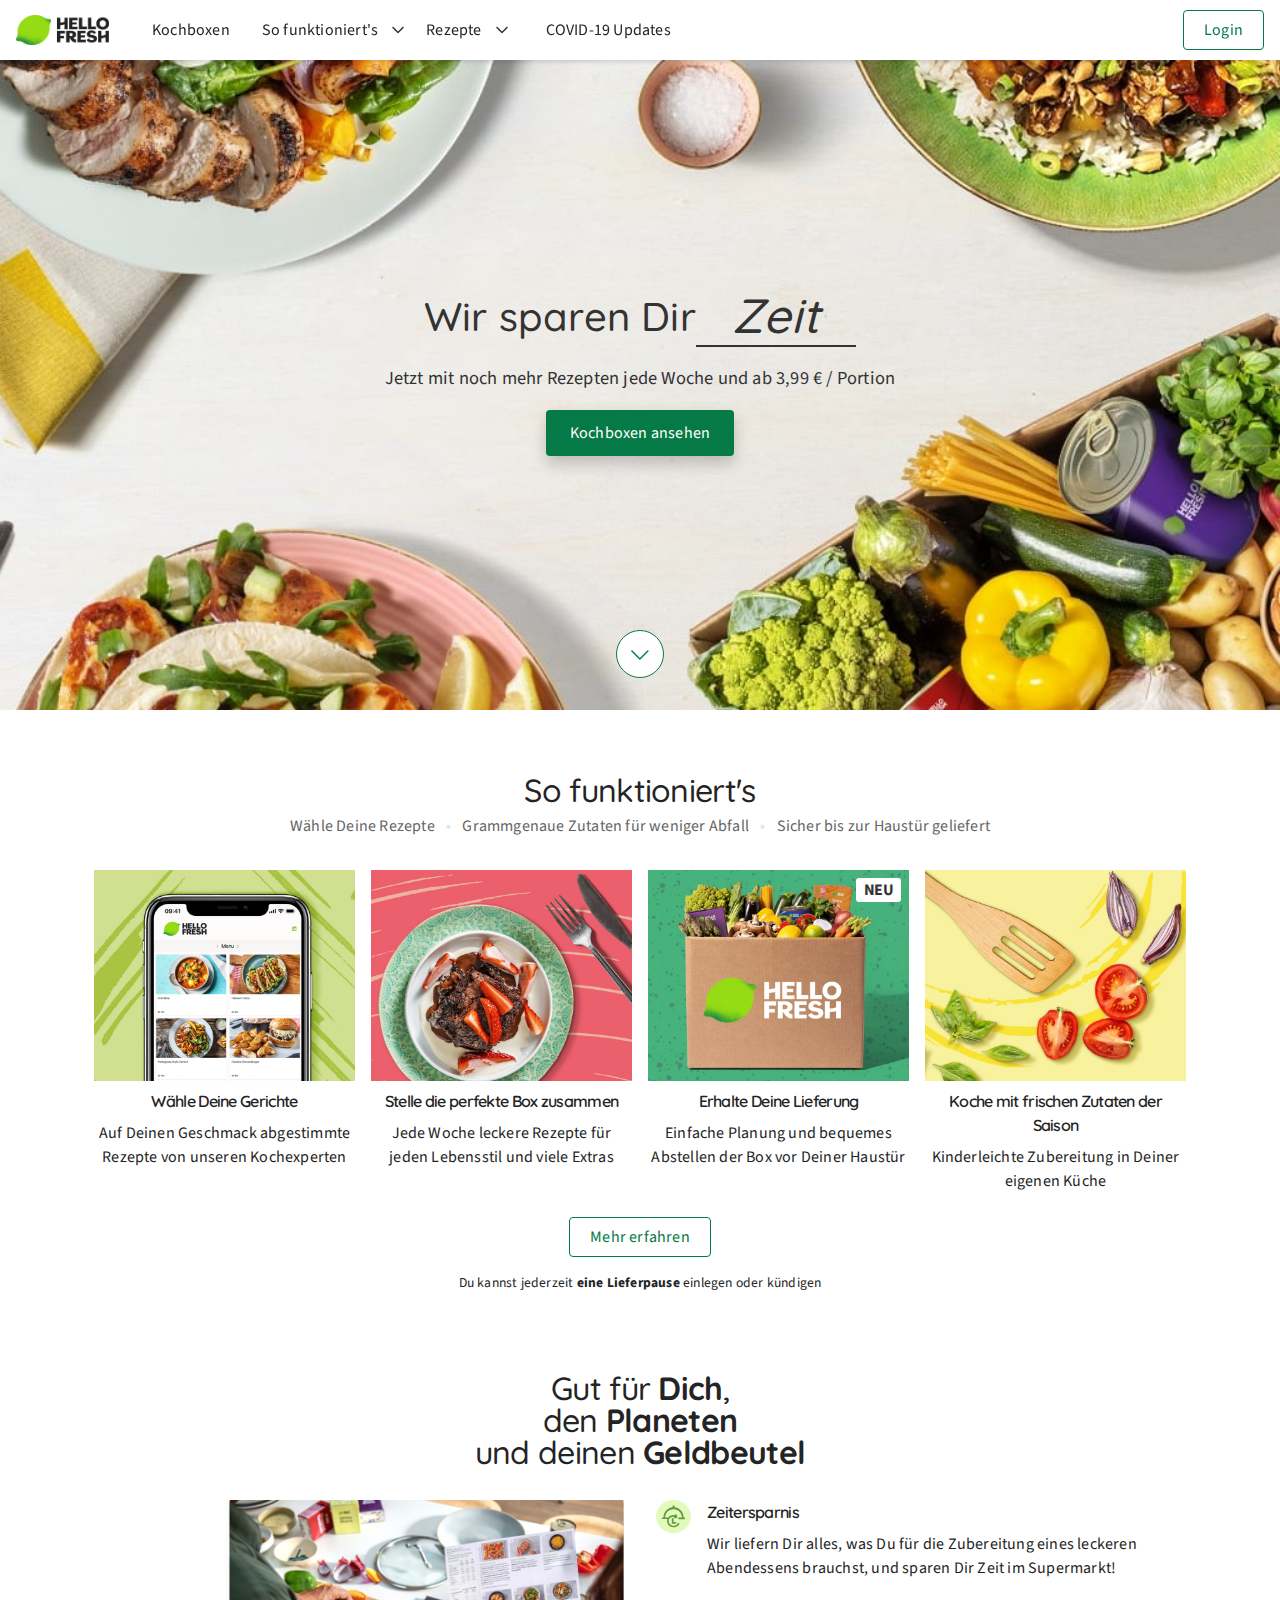
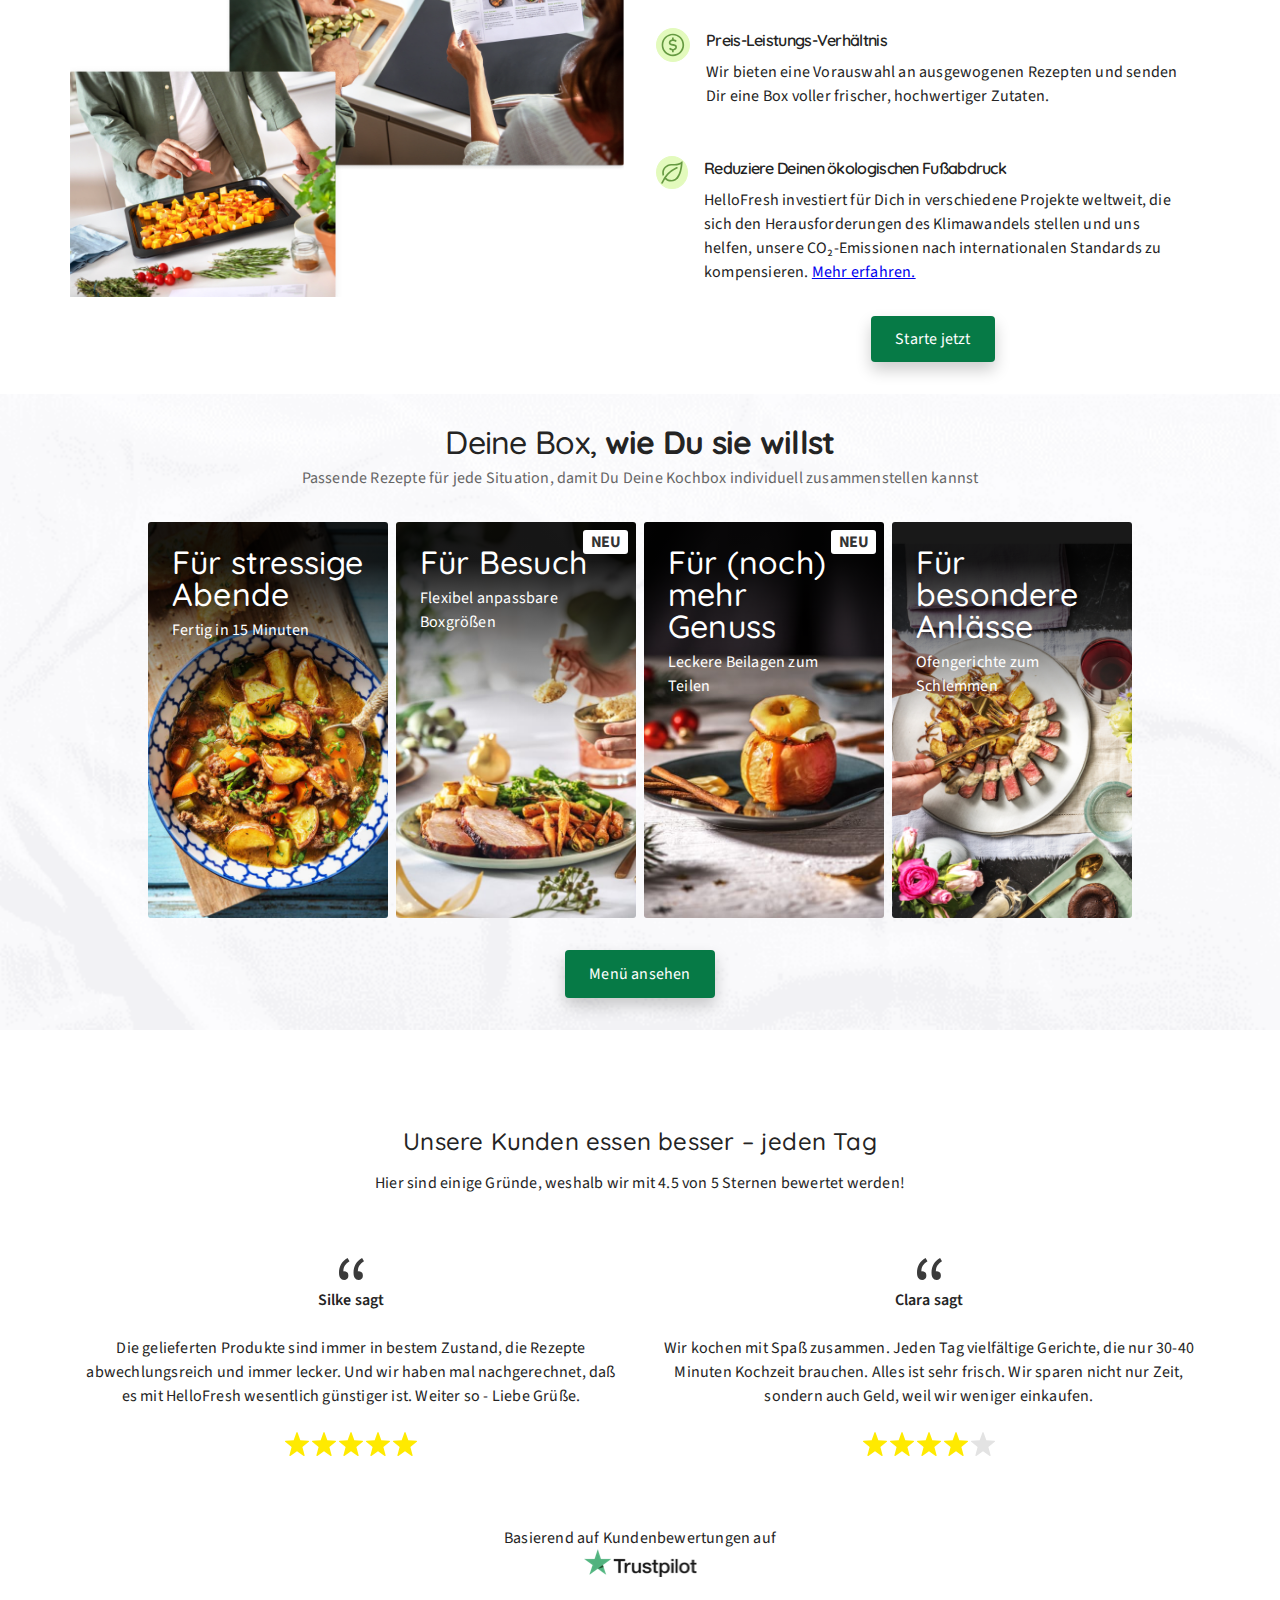
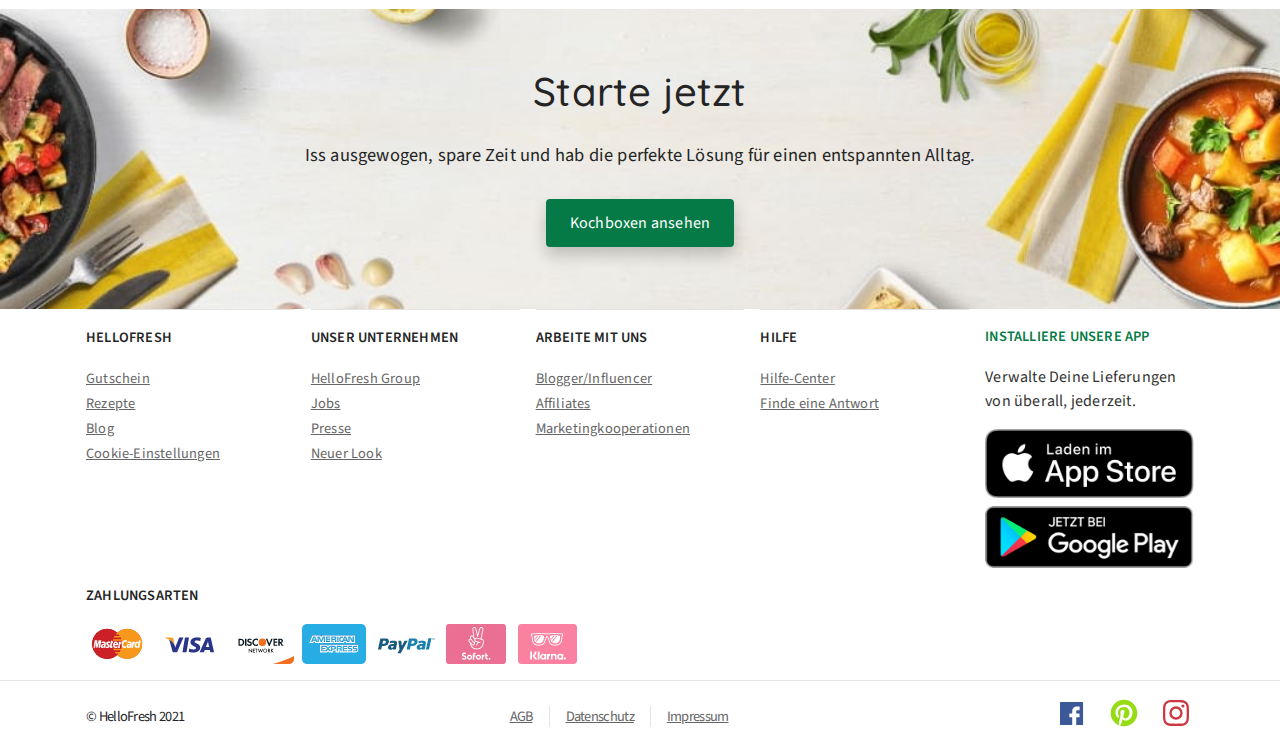
<file: index.html>
<!DOCTYPE html>
<html lang="en">

<head>
    <meta charset="UTF-8" />
    <meta name="viewport" content="width=device-width, initial-scale=1">
    <link rel="shortcut icon" href="./favicon.ico">
    <link rel="icon" type="image/png" href="./favicon.ico" sizes="32x32">
    <link rel="apple-touch-icon" sizes="32x32" href="./favicon.ico">
    <meta name="msapplication-TileColor" content="#ffffff">
    <meta name="msapplication-TileImage" content="./favicon.ico">
    <title>HelloFresh: Deutschlands Nummer 1 Kochbox | Leckere Gerichte</title>

    <style>
        @import url('./assets/css/base.css');
        @import url('./assets/css/page.css');
        @import url('./assets/css/variables.css');
    </style>
</head>

<body class="body-grid">
    <header class="header">
        <nav class="nav">
            <ul class="nav-main">
                <li class="icon-menu">
                    <button onclick="toggleSidenav()">
                        <svg class="icon" width="20" height="15" viewBox="0 0 20 15" xmlns="http://www.w3.org/2000/svg"
                            aria-labelledby="hamburger-menu">
                            <title id="hamburger-menu">Hamburger</title>
                            <desc id="hamburger-menu">hamburger menu icon</desc>
                            <path
                                d="M0 1c0-.552.455-1 .992-1h18.016c.548 0 .992.444.992 1 0 .552-.455 1-.992 1H.992A.993.993 0 0 1 0 1zm0 6.333c0-.552.455-1 .992-1h18.016c.548 0 .992.444.992 1 0 .553-.455 1-.992 1H.992a.993.993 0 0 1-.992-1zm0 6.334c0-.553.455-1 .992-1h18.016c.548 0 .992.444.992 1 0 .552-.455 1-.992 1H.992a.993.993 0 0 1-.992-1z"
                                class="icon">
                            </path>
                        </svg>
                    </button>
                </li>
                <li class="nav-logo">
                    <a class="nav-logo-link" href="#">
                        <img class="logo" src="assets/img/hf_logo.png" alt="HelloFresh logo">
                    </a>
                </li>
                <li class="nav-container">
                    <ul class="nav-links">
                        <li><a class="link" href="#">Kochboxen</a></li>
                        <li class="nav-dropdown">
                            <div class="nav-dropdown-title">
                                <span>So funktioniert's</span>
                                <svg width="24" height="24" viewBox="0 0 24 24" class="icon arrow-down"
                                    title="So funktioniert's-arrow-down">
                                    <path
                                        d="M17.53 10.07l-5 5a.75.75 0 0 1-1.06 0l-5-5A.75.75 0 1 1 7.53 9L12 13.48 16.47 9a.75.75 0 1 1 1.06 1.06z">
                                    </path>
                                </svg>
                            </div>
                            <ul class="nav-dropdown-container">
                                <li><a href="#">So funktioniert's</a></li>
                                <li><a href="#">Nachhaltigkeit</a></li>
                                <li><a href="#">Klimaneutralität</a></li>
                                <li><a href="#">Unsere Lieferanten</a></li>
                                <li><a href="#">Thermomix</a></li>
                            </ul>
                        </li>
                        <li class="nav-dropdown">
                            <div class="nav-dropdown-title">
                                <span>Rezepte</span>
                                <svg width="24" height="24" viewBox="0 0 24 24" class="icon arrow-down"
                                    title="So funktioniert's-arrow-down">
                                    <path
                                        d="M17.53 10.07l-5 5a.75.75 0 0 1-1.06 0l-5-5A.75.75 0 1 1 7.53 9L12 13.48 16.47 9a.75.75 0 1 1 1.06 1.06z">
                                    </path>
                                </svg>
                            </div>
                            <ul class="nav-dropdown-container">
                                <li><a href="#">Aktuelles Menü</a></li>
                                <li><a href="#">Kochbuch</a></li>
                            </ul>
                        </li>
                        <li><a class="link covid-update" href="#">COVID-19 Updates</a></li>
                        <li><a class="btn-secondary" href="#">Login</a></li>
                    </ul>
                </li>
            </ul>
        </nav>
        <div id="sidenav" class="sidenav">
            <a class="btn-secondary" href="#">Login</a>
            <div>
                <a class="sidenav-link" href="#">
                    <span class="icon-wrapper">
                        <svg width="24" height="24" viewBox="0 0 24 24" title="icon paper" color="black">
                            <path color="black"
                                d="M18 3.5a.5.5 0 0 1 .5.5v16a.5.5 0 0 1-.5.5H6a.5.5 0 0 1-.5-.5V4a.5.5 0 0 1 .5-.5h12M18 2H6a2 2 0 0 0-2 2v16a2 2 0 0 0 2 2h12a2 2 0 0 0 2-2V4a2 2 0 0 0-2-2zm-1.25 6a.76.76 0 0 0-.75-.75h-5.5a.75.75 0 0 0 0 1.5H16a.76.76 0 0 0 .75-.75zM8 7.25a.75.75 0 1 0 .75.75.76.76 0 0 0-.75-.75zM16.75 12a.76.76 0 0 0-.75-.75h-5.5a.75.75 0 0 0 0 1.5H16a.76.76 0 0 0 .75-.75zM8 11.25a.75.75 0 1 0 .75.75.76.76 0 0 0-.75-.75zM16.75 16a.76.76 0 0 0-.75-.75h-5.5a.75.75 0 0 0 0 1.5H16a.76.76 0 0 0 .75-.75zM8 15.25a.75.75 0 1 0 .75.75.76.76 0 0 0-.75-.75z">
                            </path>
                        </svg>
                    </span>
                    <span>Unsere Kochboxen</span>
                </a>
                <a class="sidenav-link" href="#">
                    <span class="icon-wrapper">
                        <svg width="24" height="24" viewBox="0 0 24 24" title="icon info" color="black">
                            <path color="black"
                                d="M12 3.5A8.5 8.5 0 1 1 3.5 12 8.51 8.51 0 0 1 12 3.5M12 2a10 10 0 1 0 10 10A10 10 0 0 0 12 2zm.75 15v-6a.75.75 0 0 0-1.5 0v6a.75.75 0 0 0 1.5 0zM12 6a1 1 0 1 0 1 1 1 1 0 0 0-1-1z">
                            </path>
                        </svg>
                    </span>
                    <span>So funktioniert's</span>
                </a>
                <a class="sidenav-link" href="#">
                    <span class="icon-wrapper">
                        <svg width="24" height="24" viewBox="0 0 24 24" title="icon paper" color="black">
                            <path color="black"
                                d="M18 3.5a.5.5 0 0 1 .5.5v16a.5.5 0 0 1-.5.5H6a.5.5 0 0 1-.5-.5V4a.5.5 0 0 1 .5-.5h12M18 2H6a2 2 0 0 0-2 2v16a2 2 0 0 0 2 2h12a2 2 0 0 0 2-2V4a2 2 0 0 0-2-2zm-1.25 6a.76.76 0 0 0-.75-.75h-5.5a.75.75 0 0 0 0 1.5H16a.76.76 0 0 0 .75-.75zM8 7.25a.75.75 0 1 0 .75.75.76.76 0 0 0-.75-.75zM16.75 12a.76.76 0 0 0-.75-.75h-5.5a.75.75 0 0 0 0 1.5H16a.76.76 0 0 0 .75-.75zM8 11.25a.75.75 0 1 0 .75.75.76.76 0 0 0-.75-.75zM16.75 16a.76.76 0 0 0-.75-.75h-5.5a.75.75 0 0 0 0 1.5H16a.76.76 0 0 0 .75-.75zM8 15.25a.75.75 0 1 0 .75.75.76.76 0 0 0-.75-.75z">
                            </path>
                        </svg>
                    </span>
                    <span>Unser Menü</span>
                </a>
            </div>
            <div class="border-top">
                <a class="sidenav-link" href="#">Hilfebereich</a>
                <a class="sidenav-link" href="#">Kontakt</a>
                <a class="sidenav-link" href="#">COVID-19 Updates</a>
            </div>
            <div class="border-top">
                <a class="sidenav-link" href="#">Gutschein</a>
                <a class="sidenav-link" href="#">Nachhaltigkeit</a>
            </div>
            <div class="border-top">
                <a class="sidenav-link" href="#">Klimaneutralität</a>
                <a class="sidenav-link" href="#">Unsere Lieferanten</a>
            </div>
        </div>
        <div id="overlay" class="overlay"></div>
    </header>
    <main>
        <section>
            <div id="homepage-banner" class="homepage-banner">
                <div class="flex">
                    <div class="homepage-grid-container">
                        <h1 class="headline-h1">
                            <div class="title">Wir sparen Dir</div>
                            <div class="headline-container">
                                <div>
                                    <span id="headline">Zeit</span>
                                </div>
                            </div>
                        </h1>
                        <div>
                            <span class="homepage-banner-description">Jetzt mit noch mehr Rezepten jede Woche und ab
                                3,99 € /
                                Portion</span>
                        </div>
                        <div><a class="btn-primary" href="#">Kochboxen ansehen</a></div>
                    </div>
                    <div class="scroll-to-element">
                        <a href="#how-it-works">
                            <span class="icon-push-down-wrapper">
                                <svg width="24" height="24" viewBox="0 0 24 24" class="icon-push-down">
                                    <path
                                        d="M11.875 17.792a.747.747 0 0 1-.53-.22l-8-8a.75.75 0 0 1 1.06-1.06l7.47 7.47 7.47-7.47a.75.75 0 0 1 1.06 1.06l-8 8a.747.747 0 0 1-.53.22z">
                                    </path>
                                </svg>
                            </span>
                        </a>
                    </div>
                </div>
            </div>
        </section>
        <section>
            <div id="how-it-works" class="how-it-works">
                <div class="section-1-container">
                    <h2 class="section-1-h2">So funktioniert's</h2>
                    <div class="section-1-grid">
                        <div>Wähle Deine Rezepte</div>
                        <div>
                            <span class="bullet-point">•</span>
                            <span>Grammgenaue Zutaten für weniger Abfall</span>
                        </div>
                        <div>
                            <span class="bullet-point">•</span>
                            <span>Sicher bis zur Haustür geliefert</span>
                        </div>
                    </div>
                </div>
                <div class="section-1-grid-menu">
                    <div>
                        <img src="./assets/img/hf_select_menu.jfif" alt="hf select menu">
                        <h3 class="section-1-h3">Wähle Deine Gerichte</h3>
                        <p>Auf Deinen Geschmack abgestimmte Rezepte von unseren Kochexperten</p>
                    </div>
                    <div>
                        <img src="./assets/img/hf_configure_menu.jfif" alt="hf configure menu">
                        <h3 class="section-1-h3">Stelle die perfekte Box zusammen</h3>
                        <p>Jede Woche leckere Rezepte für jeden Lebensstil und viele Extras</p>
                    </div>
                    <div class="section-1-grid-new">
                        <img src="./assets/img/hf_delivery.jfif" alt="hf delivery">
                        <span class="new-ribbon">NEU</span>
                        <h3 class="section-1-h3">Erhalte Deine Lieferung</h3>
                        <p>Einfache Planung und bequemes Abstellen der Box vor Deiner Haustür</p>
                    </div>
                    <div>
                        <img src="./assets/img/hf_fresh_ingredients.jfif" alt="hf fresh ingredients">
                        <h3 class="section-1-h3">Koche mit frischen Zutaten der Saison</h3>
                        <p>Kinderleichte Zubereitung in Deiner eigenen Küche</p>
                    </div>
                </div>
                <div class="section-1-grid-footer">
                    <a class="btn-secondary" href="#">Mehr erfahren</a>
                    <p class="subscription-pause">Du kannst jederzeit <strong>eine Lieferpause</strong> einlegen oder
                        kündigen</p>
                </div>
            </div>
        </section>
        <section>
            <div class="section-2-grid-container">
                <div class="section-2-headline-wrapper">
                    <h2 class="section-h2">Gut für <strong>Dich</strong>,
                        <br>den <strong>Planeten</strong>
                        <br>und deinen <strong>Geldbeutel</strong>
                    </h2>
                </div>
                <div>
                    <img src="assets/img/hf_good_for_you.png" alt="hf good for you">
                </div>
                <div>
                    <div>
                        <ul class="section-2-ul">
                            <li>
                                <div class="section-2-icon-wrapper">
                                    <img class="icon-svg" src="./assets/img/cloche-clock.svg" alt="hf clock">
                                </div>
                                <div>
                                    <h3 class="section-2-h3">Zeitersparnis</h3>
                                    <p>
                                        Wir liefern Dir alles, was Du für die Zubereitung eines leckeren Abendessens
                                        brauchst, und sparen Dir Zeit im Supermarkt!
                                    </p>
                                </div>
                            </li>
                            <li>
                                <div class="section-2-icon-wrapper">
                                    <img class="icon-svg" src="./assets/img/coin.svg" alt="hf coin">
                                </div>
                                <div>
                                    <h3 class="section-2-h3">Preis-Leistungs-Verhältnis</h3>
                                    <p>
                                        Wir bieten eine Vorauswahl an ausgewogenen Rezepten und senden Dir eine Box
                                        voller
                                        frischer, hochwertiger Zutaten.
                                    </p>
                                </div>
                            </li>
                            <li>
                                <div class="section-2-icon-wrapper">
                                    <img class="icon-svg" src="./assets/img/leaf.svg" alt="hf leaf">
                                </div>
                                <div>
                                    <h3 class="section-2-h3">Reduziere Deinen ökologischen Fußabdruck</h3>
                                    <p>
                                        HelloFresh investiert für Dich in verschiedene Projekte weltweit, die sich den
                                        Herausforderungen des Klimawandels stellen und uns helfen, unsere CO₂-Emissionen
                                        nach internationalen Standards zu kompensieren.
                                        <a href="#">Mehr erfahren.</a>
                                    </p>
                                </div>
                            </li>
                        </ul>
                    </div>
                    <a class="section-2-cta btn-primary" href="#">Starte jetzt</a>
                </div>
            </div>
        </section>
        <section>
            <div class="section-3-grid-container">
                <div class="section-3-header">
                    <h2 class="section-3-title">Deine Box, <strong>wie Du sie willst</strong></h2>
                    <p class="section-3-subtitle">Passende Rezepte für jede Situation, damit Du Deine Kochbox
                        individuell zusammenstellen kannst
                    </p>
                </div>
                <div class="section-3-menu-wrapper">
                    <div class="section-3-grid-menu">
                        <div class="section-3-menu-image section-3-menu-1">
                            <h3 class="section-3-h3">Für stressige Abende</h3>
                            <p class="section-3-p">Fertig in 15 Minuten</p>
                        </div>
                        <div class="section-3-menu-image section-3-menu-2">
                            <span class="new-ribbon">NEU</span>
                            <h3 class="section-3-h3">Für Besuch</h3>
                            <p class="section-3-p">Flexibel anpassbare Boxgrößen</p>
                        </div>
                        <div class="section-3-menu-image section-3-menu-3">
                            <span class="new-ribbon">NEU</span>
                            <h3 class="section-3-h3">Für (noch) mehr Genuss</h3>
                            <p class="section-3-p">Leckere Beilagen zum Teilen</p>
                        </div>
                        <div class="section-3-menu-image section-3-menu-4">
                            <h3 class="section-3-h3">Für besondere Anlässe</h3>
                            <p class="section-3-p">Ofengerichte zum Schlemmen</p>
                        </div>
                    </div>
                </div>
                <div>
                    <a class="btn-primary" href="#">Menü ansehen</a>
                </div>
            </div>
        </section>
        <section>
            <div class="section-4-grid-container">
                <div class="section-4-header">
                    <h2 class="section-4-title">Unsere Kunden essen besser – jeden Tag</h2>
                    <p class="section-4-subheader">Hier sind einige Gründe, weshalb wir mit 4.5 von 5 Sternen bewertet
                        werden!</p>
                </div>
                <div class="section-4-content">
                    <div class="section-4-item">
                        <div>
                            <img class="section-4-item-img" src="assets/img/quote.svg" alt="hf quote">
                            <p class="section-4-testimonial-name">Silke sagt</p>
                        </div>
                        <div>
                            <p>Die gelieferten Produkte sind immer in bestem Zustand, die Rezepte abwechlungsreich und
                                immer lecker. Und wir haben mal nachgerechnet, daß es mit HelloFresh wesentlich
                                günstiger ist. Weiter so - Liebe Grüße.</p>
                        </div>
                        <div>
                            <svg width="24" height="24" viewBox="0 0 24 24" class="section-4-item-star-full-svg">
                                <path
                                    d="M12 19.18l-6.678 4.71a.595.595 0 0 1-.904-.285.603.603 0 0 1-.015-.361L6.6 15.04.217 9.74a.6.6 0 0 1 .356-1.063l8.09-.33L11.436.401A.6.6 0 0 1 11.999 0a.595.595 0 0 1 .564.402l2.774 7.943 8.09.331a.596.596 0 0 1 .542.409.604.604 0 0 1-.186.654L17.4 15.04l2.198 8.203a.603.603 0 0 1-.235.648.594.594 0 0 1-.685 0L12 19.18z">
                                </path>
                            </svg>
                            <svg width="24" height="24" viewBox="0 0 24 24" class="section-4-item-star-full-svg">
                                <path
                                    d="M12 19.18l-6.678 4.71a.595.595 0 0 1-.904-.285.603.603 0 0 1-.015-.361L6.6 15.04.217 9.74a.6.6 0 0 1 .356-1.063l8.09-.33L11.436.401A.6.6 0 0 1 11.999 0a.595.595 0 0 1 .564.402l2.774 7.943 8.09.331a.596.596 0 0 1 .542.409.604.604 0 0 1-.186.654L17.4 15.04l2.198 8.203a.603.603 0 0 1-.235.648.594.594 0 0 1-.685 0L12 19.18z">
                                </path>
                            </svg>
                            <svg width="24" height="24" viewBox="0 0 24 24" class="section-4-item-star-full-svg">
                                <path
                                    d="M12 19.18l-6.678 4.71a.595.595 0 0 1-.904-.285.603.603 0 0 1-.015-.361L6.6 15.04.217 9.74a.6.6 0 0 1 .356-1.063l8.09-.33L11.436.401A.6.6 0 0 1 11.999 0a.595.595 0 0 1 .564.402l2.774 7.943 8.09.331a.596.596 0 0 1 .542.409.604.604 0 0 1-.186.654L17.4 15.04l2.198 8.203a.603.603 0 0 1-.235.648.594.594 0 0 1-.685 0L12 19.18z">
                                </path>
                            </svg>
                            <svg width="24" height="24" viewBox="0 0 24 24" class="section-4-item-star-full-svg">
                                <path
                                    d="M12 19.18l-6.678 4.71a.595.595 0 0 1-.904-.285.603.603 0 0 1-.015-.361L6.6 15.04.217 9.74a.6.6 0 0 1 .356-1.063l8.09-.33L11.436.401A.6.6 0 0 1 11.999 0a.595.595 0 0 1 .564.402l2.774 7.943 8.09.331a.596.596 0 0 1 .542.409.604.604 0 0 1-.186.654L17.4 15.04l2.198 8.203a.603.603 0 0 1-.235.648.594.594 0 0 1-.685 0L12 19.18z">
                                </path>
                            </svg>
                            <svg width="24" height="24" viewBox="0 0 24 24" class="section-4-item-star-full-svg">
                                <path
                                    d="M12 19.18l-6.678 4.71a.595.595 0 0 1-.904-.285.603.603 0 0 1-.015-.361L6.6 15.04.217 9.74a.6.6 0 0 1 .356-1.063l8.09-.33L11.436.401A.6.6 0 0 1 11.999 0a.595.595 0 0 1 .564.402l2.774 7.943 8.09.331a.596.596 0 0 1 .542.409.604.604 0 0 1-.186.654L17.4 15.04l2.198 8.203a.603.603 0 0 1-.235.648.594.594 0 0 1-.685 0L12 19.18z">
                                </path>
                            </svg>
                        </div>
                    </div>
                    <div class="section-4-item">
                        <div>
                            <img class="section-4-item-img" src="assets/img/quote.svg" alt="hf quote">
                            <p class="section-4-testimonial-name">Clara sagt</p>
                        </div>
                        <div>
                            <p>Wir kochen mit Spaß zusammen. Jeden Tag vielfältige Gerichte, die nur 30-40 Minuten
                                Kochzeit brauchen. Alles ist sehr frisch. Wir sparen nicht nur Zeit, sondern auch Geld,
                                weil wir weniger einkaufen.</p>
                        </div>
                        <div>
                            <svg width="24" height="24" viewBox="0 0 24 24" class="section-4-item-star-full-svg">
                                <path
                                    d="M12 19.18l-6.678 4.71a.595.595 0 0 1-.904-.285.603.603 0 0 1-.015-.361L6.6 15.04.217 9.74a.6.6 0 0 1 .356-1.063l8.09-.33L11.436.401A.6.6 0 0 1 11.999 0a.595.595 0 0 1 .564.402l2.774 7.943 8.09.331a.596.596 0 0 1 .542.409.604.604 0 0 1-.186.654L17.4 15.04l2.198 8.203a.603.603 0 0 1-.235.648.594.594 0 0 1-.685 0L12 19.18z">
                                </path>
                            </svg>
                            <svg width="24" height="24" viewBox="0 0 24 24" class="section-4-item-star-full-svg">
                                <path
                                    d="M12 19.18l-6.678 4.71a.595.595 0 0 1-.904-.285.603.603 0 0 1-.015-.361L6.6 15.04.217 9.74a.6.6 0 0 1 .356-1.063l8.09-.33L11.436.401A.6.6 0 0 1 11.999 0a.595.595 0 0 1 .564.402l2.774 7.943 8.09.331a.596.596 0 0 1 .542.409.604.604 0 0 1-.186.654L17.4 15.04l2.198 8.203a.603.603 0 0 1-.235.648.594.594 0 0 1-.685 0L12 19.18z">
                                </path>
                            </svg>
                            <svg width="24" height="24" viewBox="0 0 24 24" class="section-4-item-star-full-svg">
                                <path
                                    d="M12 19.18l-6.678 4.71a.595.595 0 0 1-.904-.285.603.603 0 0 1-.015-.361L6.6 15.04.217 9.74a.6.6 0 0 1 .356-1.063l8.09-.33L11.436.401A.6.6 0 0 1 11.999 0a.595.595 0 0 1 .564.402l2.774 7.943 8.09.331a.596.596 0 0 1 .542.409.604.604 0 0 1-.186.654L17.4 15.04l2.198 8.203a.603.603 0 0 1-.235.648.594.594 0 0 1-.685 0L12 19.18z">
                                </path>
                            </svg>
                            <svg width="24" height="24" viewBox="0 0 24 24" class="section-4-item-star-full-svg">
                                <path
                                    d="M12 19.18l-6.678 4.71a.595.595 0 0 1-.904-.285.603.603 0 0 1-.015-.361L6.6 15.04.217 9.74a.6.6 0 0 1 .356-1.063l8.09-.33L11.436.401A.6.6 0 0 1 11.999 0a.595.595 0 0 1 .564.402l2.774 7.943 8.09.331a.596.596 0 0 1 .542.409.604.604 0 0 1-.186.654L17.4 15.04l2.198 8.203a.603.603 0 0 1-.235.648.594.594 0 0 1-.685 0L12 19.18z">
                                </path>
                            </svg>
                            <svg width="24" height="24" viewBox="0 0 24 24" class="section-4-item-star-empty-svg">
                                <path
                                    d="M12 19.18l-6.678 4.71a.595.595 0 0 1-.904-.285.603.603 0 0 1-.015-.361L6.6 15.04.217 9.74a.6.6 0 0 1 .356-1.063l8.09-.33L11.436.401A.6.6 0 0 1 11.999 0a.595.595 0 0 1 .564.402l2.774 7.943 8.09.331a.596.596 0 0 1 .542.409.604.604 0 0 1-.186.654L17.4 15.04l2.198 8.203a.603.603 0 0 1-.235.648.594.594 0 0 1-.685 0L12 19.18z">
                                </path>
                            </svg>
                        </div>
                    </div>
                </div>
                <div class="section-4-footer">
                    <span>Basierend auf Kundenbewertungen auf</span>
                    <img src="./assets/img/trustpilot-logo.png" alt="trustpilot">
                </div>
            </div>
        </section>
        <section>
            <div class="section-5-container-flex">
                <div class="section-5-container-box-flex">
                    <div>
                        <h2 class="section-5-title">Starte jetzt</h2>
                    </div>
                    <p class="section-5-subheader">Iss ausgewogen, spare Zeit und hab die perfekte Lösung für einen
                        entspannten Alltag.</p>
                    <div>
                        <a class="btn-primary" href="#">Kochboxen ansehen</a>
                    </div>
                </div>
            </div>
        </section>
    </main>
    <footer>
        <div class="footer-container">
            <div class="footer-grid-container">
                <div>
                    <ul class="footer-dropdown-grid">
                        <li class="footer-install-app-wrapper">
                            <div class="footer-install-app">
                                <a id="get-the-app" class="btn-secondary" href="#">App herunterladen</a>
                                <p class="footer-install-app-description">Verwalte Deine Lieferungen von überall,
                                    jederzeit.</p>
                                <ul class="footer-install-app-images">
                                    <li><img src="./assets/img/appstore-badge-de.png" alt="appstore apple"></li>
                                    <li><img src="./assets/img/playstore-badge-de.png" alt="playstore android"></li>
                                </ul>
                            </div>
                        </li>
                        <li class="footer-dropdown-grid-item">
                            <div class="footer-dropdown-title">
                                <span>HelloFresh</span>
                                <span class="footer-dropdown-icon">
                                    <svg class="footer-svg-plus" width="18" height="18" viewBox="0 0 24 24"
                                        xmlns="http://www.w3.org/2000/svg" aria-labelledby="plus-icon">
                                        <g fill="none" fill-rule="evenodd">
                                            <path
                                                d="M13.235 13.235v6.918a1.235 1.235 0 0 1-2.47 0v-6.918H3.847a1.235 1.235 0 1 1 0-2.47h6.918V3.847a1.235 1.235 0 0 1 2.47 0v6.918h6.918a1.235 1.235 0 0 1 0 2.47h-6.918z"
                                                fill="#067A46"></path>
                                            <path d="M0 0h24v24H0z"></path>
                                        </g>
                                    </svg>
                                    <svg class="footer-svg-minus" width="18" height="18" viewBox="0 0 24 24"
                                        xmlns="http://www.w3.org/2000/svg" aria-labelledby="minus-icon">
                                        <g fill="none" fill-rule="evenodd">
                                            <rect x="0" y="0" width="24" height="24"></rect>
                                            <polygon fill="#067A46" points="6 11 6 13 18 13 18 11"></polygon>
                                        </g>
                                    </svg>
                                </span>
                            </div>
                            <div class="footer-dropdown-content">
                                <ul>
                                    <li><a href="#">Gutschein</a></li>
                                    <li><a href="#">Rezepte</a></li>
                                    <li><a href="#">Blog</a></li>
                                    <li><a href="#">Cookie-Einstellungen</a></li>
                                </ul>
                            </div>
                        </li>
                        <li class="footer-dropdown-grid-item">
                            <div class="footer-dropdown-title">
                                <span>Unser Unternehmen</span>
                                <span class="footer-dropdown-icon">
                                    <svg class="footer-svg-plus" width="18" height="18" viewBox="0 0 24 24"
                                        xmlns="http://www.w3.org/2000/svg" aria-labelledby="plus-icon">
                                        <g fill="none" fill-rule="evenodd">
                                            <path
                                                d="M13.235 13.235v6.918a1.235 1.235 0 0 1-2.47 0v-6.918H3.847a1.235 1.235 0 1 1 0-2.47h6.918V3.847a1.235 1.235 0 0 1 2.47 0v6.918h6.918a1.235 1.235 0 0 1 0 2.47h-6.918z"
                                                fill="#067A46"></path>
                                            <path d="M0 0h24v24H0z"></path>
                                        </g>
                                    </svg>
                                    <svg class="footer-svg-minus" width="18" height="18" viewBox="0 0 24 24"
                                        xmlns="http://www.w3.org/2000/svg" aria-labelledby="minus-icon">
                                        <g fill="none" fill-rule="evenodd">
                                            <rect x="0" y="0" width="24" height="24"></rect>
                                            <polygon fill="#067A46" points="6 11 6 13 18 13 18 11"></polygon>
                                        </g>
                                    </svg>
                                </span>
                            </div>
                            <div class="footer-dropdown-content">
                                <ul>
                                    <li><a href="#">HelloFresh Group</a></li>
                                    <li><a href="#">Jobs</a></li>
                                    <li><a href="#">Presse</a></li>
                                    <li><a href="#">Neuer Look</a></li>
                                </ul>
                            </div>
                        </li>
                        <li class="footer-dropdown-grid-item">
                            <div class="footer-dropdown-title">
                                <span>Arbeite mit uns</span>
                                <span class="footer-dropdown-icon">
                                    <svg class="footer-svg-plus" width="18" height="18" viewBox="0 0 24 24"
                                        xmlns="http://www.w3.org/2000/svg" aria-labelledby="plus-icon">
                                        <g fill="none" fill-rule="evenodd">
                                            <path
                                                d="M13.235 13.235v6.918a1.235 1.235 0 0 1-2.47 0v-6.918H3.847a1.235 1.235 0 1 1 0-2.47h6.918V3.847a1.235 1.235 0 0 1 2.47 0v6.918h6.918a1.235 1.235 0 0 1 0 2.47h-6.918z"
                                                fill="#067A46"></path>
                                            <path d="M0 0h24v24H0z"></path>
                                        </g>
                                    </svg>
                                    <svg class="footer-svg-minus" width="18" height="18" viewBox="0 0 24 24"
                                        xmlns="http://www.w3.org/2000/svg" aria-labelledby="minus-icon">
                                        <g fill="none" fill-rule="evenodd">
                                            <rect x="0" y="0" width="24" height="24"></rect>
                                            <polygon fill="#067A46" points="6 11 6 13 18 13 18 11"></polygon>
                                        </g>
                                    </svg>
                                </span>
                            </div>
                            <div class="footer-dropdown-content">
                                <ul>
                                    <li><a href="#">Blogger/Influencer</a></li>
                                    <li><a href="#">Affiliates</a></li>
                                    <li><a href="#">Marketingkooperationen</a></li>
                                </ul>
                            </div>
                        </li>
                        <li class="footer-dropdown-grid-item">
                            <div class="footer-dropdown-title">
                                <span>Hilfe</span>
                                <span class="footer-dropdown-icon">
                                    <svg class="footer-svg-plus" width="18" height="18" viewBox="0 0 24 24"
                                        xmlns="http://www.w3.org/2000/svg" aria-labelledby="plus-icon">
                                        <g fill="none" fill-rule="evenodd">
                                            <path
                                                d="M13.235 13.235v6.918a1.235 1.235 0 0 1-2.47 0v-6.918H3.847a1.235 1.235 0 1 1 0-2.47h6.918V3.847a1.235 1.235 0 0 1 2.47 0v6.918h6.918a1.235 1.235 0 0 1 0 2.47h-6.918z"
                                                fill="#067A46"></path>
                                            <path d="M0 0h24v24H0z"></path>
                                        </g>
                                    </svg>
                                    <svg class="footer-svg-minus" width="18" height="18" viewBox="0 0 24 24"
                                        xmlns="http://www.w3.org/2000/svg" aria-labelledby="minus-icon">
                                        <g fill="none" fill-rule="evenodd">
                                            <rect x="0" y="0" width="24" height="24"></rect>
                                            <polygon fill="#067A46" points="6 11 6 13 18 13 18 11"></polygon>
                                        </g>
                                    </svg>
                                </span>
                            </div>
                            <div class="footer-dropdown-content">
                                <ul>
                                    <li><a href="#">Hilfe-Center</a></li>
                                    <li><a href="#">Finde eine Antwort</a></li>
                                </ul>
                            </div>
                        </li>
                    </ul>
                </div>
                <div class="footer-payments border-top">
                    <span class="footer-payments-title">Zahlungsarten</span>
                    <ul class="footer-payments-grid">
                        <li><img src="./assets/img/mastercard.webp" alt="mastercard"></li>
                        <li><img src="./assets/img/visa.webp" alt="visa"></li>
                        <li><img src="./assets/img/discovernet.webp" alt="discovernet"></li>
                        <li><img src="./assets/img/americanexpress.webp" alt="americanexpress"></li>
                        <li><img src="./assets/img/paypal.webp" alt="paypal"></li>
                        <li><img src="./assets/img/sofort.webp" alt="sofort"></li>
                        <li><img src="./assets/img/klarna.webp" alt="klarna"></li>
                    </ul>
                </div>
            </div>
            <div class="border-top">
                <div class="footer-business-grid-container">
                    <div class="footer-social-media">
                        <ul class="footer-social-media-grid">
                            <li>
                                <svg width="24" height="23.04" viewBox="0 0 25 24" xmlns="http://www.w3.org/2000/svg"
                                    aria-labelledby="facebook">
                                    <path
                                        d="M.504 0A.504.504 0 0 0 0 .503v22.992c0 .278.226.504.504.504h12.232v-8.02h-2.581a.403.403 0 0 1-.404-.403v-3.25c0-.223.18-.404.404-.404h2.582V9.678c0-2.956 1.864-4.867 4.748-4.867l2.569.005c.222 0 .403.18.403.403v3.018c0 .223-.18.404-.404.404h-1.73c-1.192 0-1.41.465-1.41 1.379v1.902h3.02a.404.404 0 0 1 .403.403v3.252c0 .222-.181.403-.405.403h-3.018V24h6.614a.504.504 0 0 0 .504-.503V.503A.503.503 0 0 0 23.527 0H.504z"
                                        fill="#3b5998" fill-rule="evenodd"></path>
                                </svg>
                            </li>
                            <li>
                                <svg width="32" height="32" viewBox="0 0 24 24" xmlns="http://www.w3.org/2000/svg"
                                    aria-labelledby="pinterest">
                                    <g fill="none" fill-rule="evenodd">
                                        <path fill="#96DC14"
                                            d="M12 2C6.477 2 2 6.477 2 12c0 4.237 2.636 7.855 6.356 9.312-.088-.791-.167-2.005.034-2.868.182-.78 1.173-4.971 1.173-4.971s-.299-.6-.299-1.485c0-1.39.806-2.428 1.81-2.428.853 0 1.265.64 1.265 1.408 0 .858-.547 2.141-.829 3.33-.235.995.5 1.807 1.481 1.807 1.777 0 3.144-1.875 3.144-4.58 0-2.394-1.72-4.068-4.177-4.068-2.845 0-4.515 2.134-4.515 4.34 0 .859.33 1.781.744 2.282a.299.299 0 0 1 .07.287c-.077.316-.246.995-.279 1.134-.043.183-.145.222-.334.134-1.25-.582-2.03-2.408-2.03-3.874 0-3.155 2.292-6.052 6.608-6.052 3.468 0 6.164 2.472 6.164 5.776 0 3.446-2.173 6.22-5.189 6.22-1.013 0-1.966-.527-2.292-1.149l-.623 2.377c-.226.87-.835 1.958-1.243 2.622.936.29 1.93.446 2.961.446 5.523 0 10-4.477 10-10S17.523 2 12 2">
                                        </path>
                                    </g>
                                </svg>
                            </li>
                            <li>
                                <svg class="fela-1rtnddl" width="26" height="26" viewBox="0 0 24 24"
                                    xmlns="http://www.w3.org/2000/svg" aria-labelledby="instagram">
                                    <g fill="#CB3842" fill-rule="evenodd">
                                        <path
                                            d="M12 0C8.74 0 8.332.015 7.053.072 5.775.132 4.905.333 4.14.63a5.861 5.861 0 0 0-2.125 1.385A5.83 5.83 0 0 0 .63 4.14c-.297.765-.5 1.635-.558 2.913C.012 8.333 0 8.741 0 12c0 3.26.015 3.668.072 4.947.06 1.278.261 2.15.558 2.913.306.789.717 1.46 1.385 2.125A5.83 5.83 0 0 0 4.14 23.37c.765.297 1.635.5 2.913.558 1.28.06 1.688.072 4.947.072 3.26 0 3.668-.015 4.947-.072 1.278-.06 2.15-.261 2.913-.558a5.861 5.861 0 0 0 2.125-1.385 5.83 5.83 0 0 0 1.385-2.125c.297-.765.5-1.635.558-2.913.06-1.28.072-1.688.072-4.947 0-3.26-.015-3.668-.072-4.947-.06-1.278-.261-2.15-.558-2.913a5.861 5.861 0 0 0-1.385-2.125A5.83 5.83 0 0 0 19.86.63c-.765-.297-1.635-.5-2.913-.558C15.667.012 15.259 0 12 0zm0 2.16c3.204 0 3.585.015 4.85.072 1.17.054 1.804.249 2.227.414.561.218.96.477 1.38.897.42.42.68.819.897 1.38.165.423.36 1.058.414 2.228.057 1.265.07 1.645.07 4.849s-.015 3.585-.075 4.85c-.06 1.17-.255 1.804-.42 2.227a3.81 3.81 0 0 1-.9 1.38c-.42.42-.825.68-1.38.897-.42.165-1.064.36-2.235.414-1.274.057-1.65.07-4.86.07-3.21 0-3.585-.015-4.86-.075-1.17-.06-1.814-.255-2.234-.42-.57-.224-.96-.48-1.38-.9-.42-.42-.69-.825-.9-1.38-.165-.42-.36-1.064-.42-2.235-.046-1.26-.06-1.65-.06-4.845 0-3.194.014-3.585.06-4.86.06-1.17.255-1.814.42-2.235.21-.57.48-.96.9-1.38.42-.42.81-.69 1.38-.9.42-.165 1.05-.36 2.22-.42 1.274-.045 1.65-.06 4.86-.06L12 2.16zm0 3.678a6.162 6.162 0 1 0 0 12.324 6.162 6.162 0 1 0 0-12.324zM12 16a4 4 0 1 1 0-8 4 4 0 0 1 0 8zm7.845-10.405a1.44 1.44 0 1 1-2.88 0 1.44 1.44 0 0 1 2.88 0z">
                                        </path>
                                    </g>
                                </svg>
                            </li>
                        </ul>
                    </div>
                    <div class="footer-business-container">
                        <ul class="footer-business-information">
                            <li><a class="footer-information-link" href="#">AGB</a></li>
                            <li><a class="footer-information-link" href="#">Datenschutz</a></li>
                            <li><a class="footer-information-link" href="#">Impressum</a></li>
                        </ul>
                    </div>
                    <div class="footer-business-copyright">&#169; HelloFresh 2021</div>
                </div>
            </div>
        </div>
    </footer>
    <script src="./assets/js/page.js"></script>
    <script src="./assets/js/typewriter.js"></script>
</body>

</html>
</file>
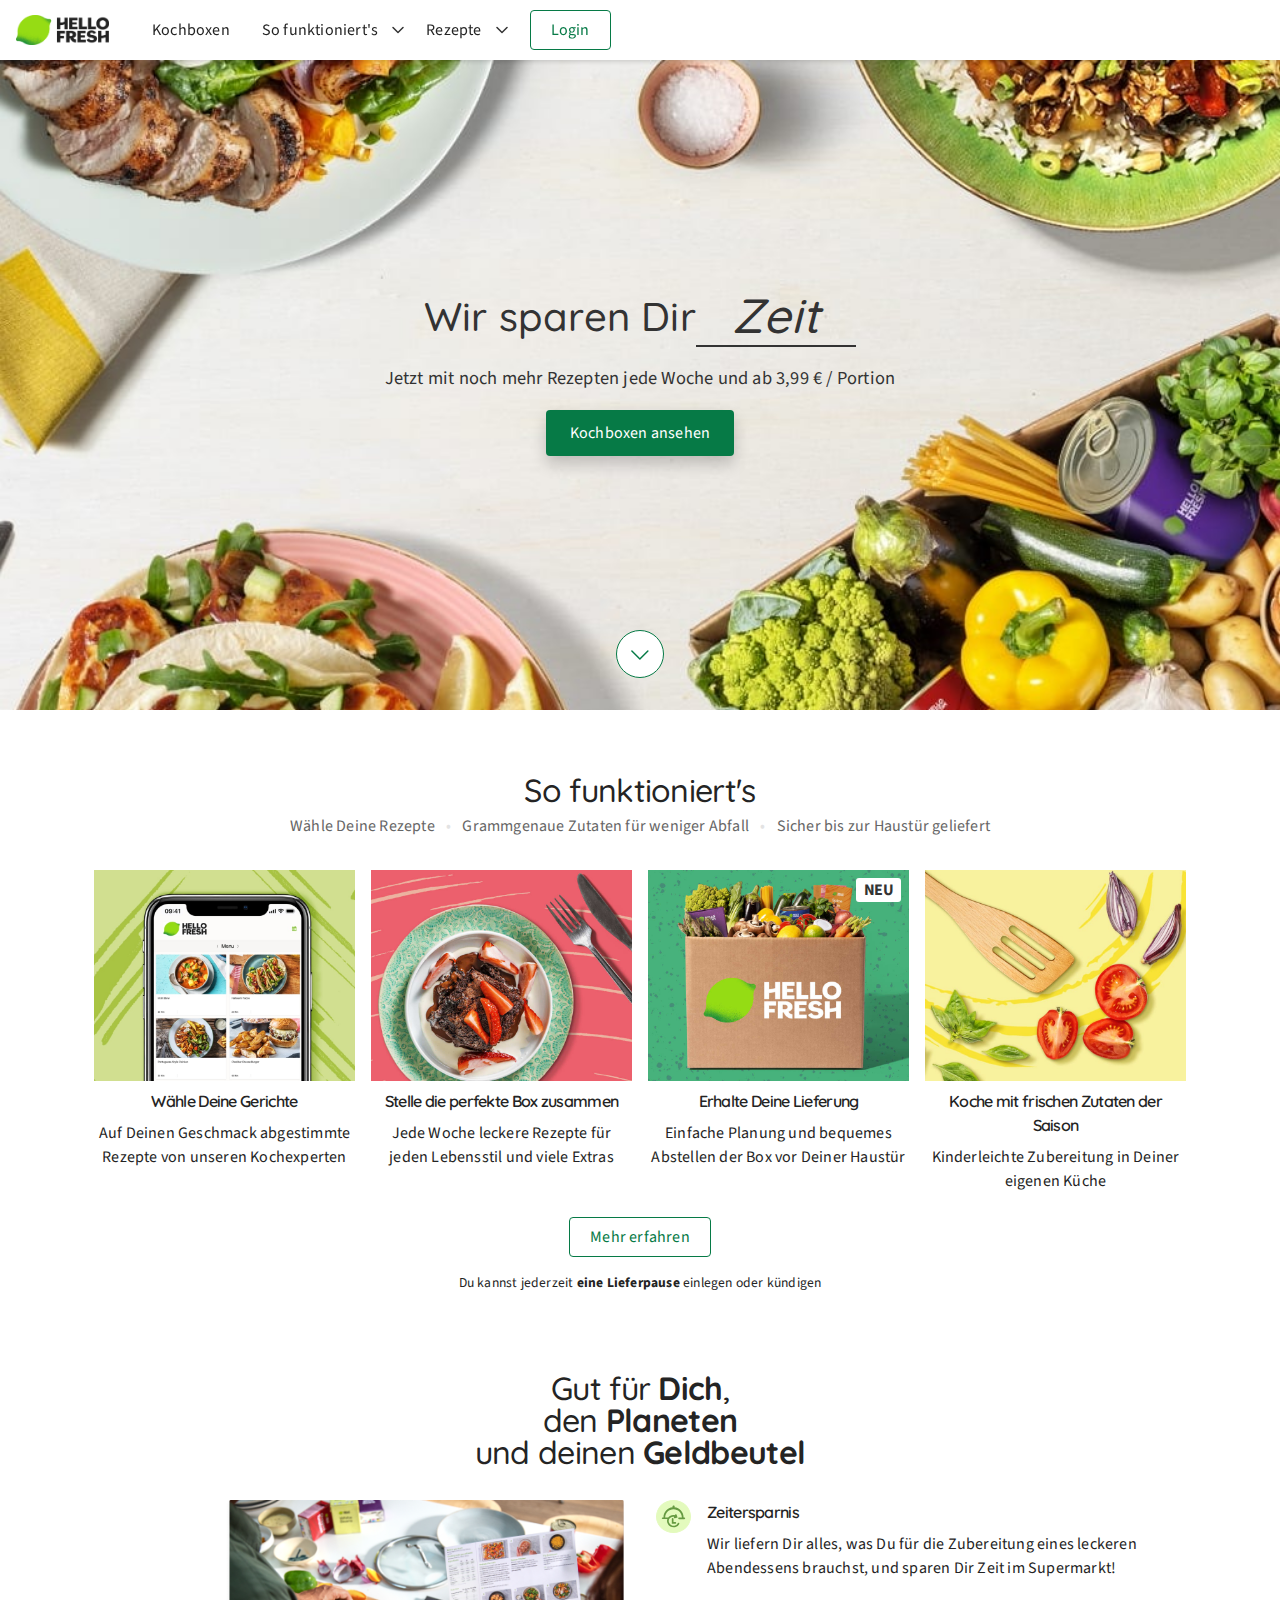
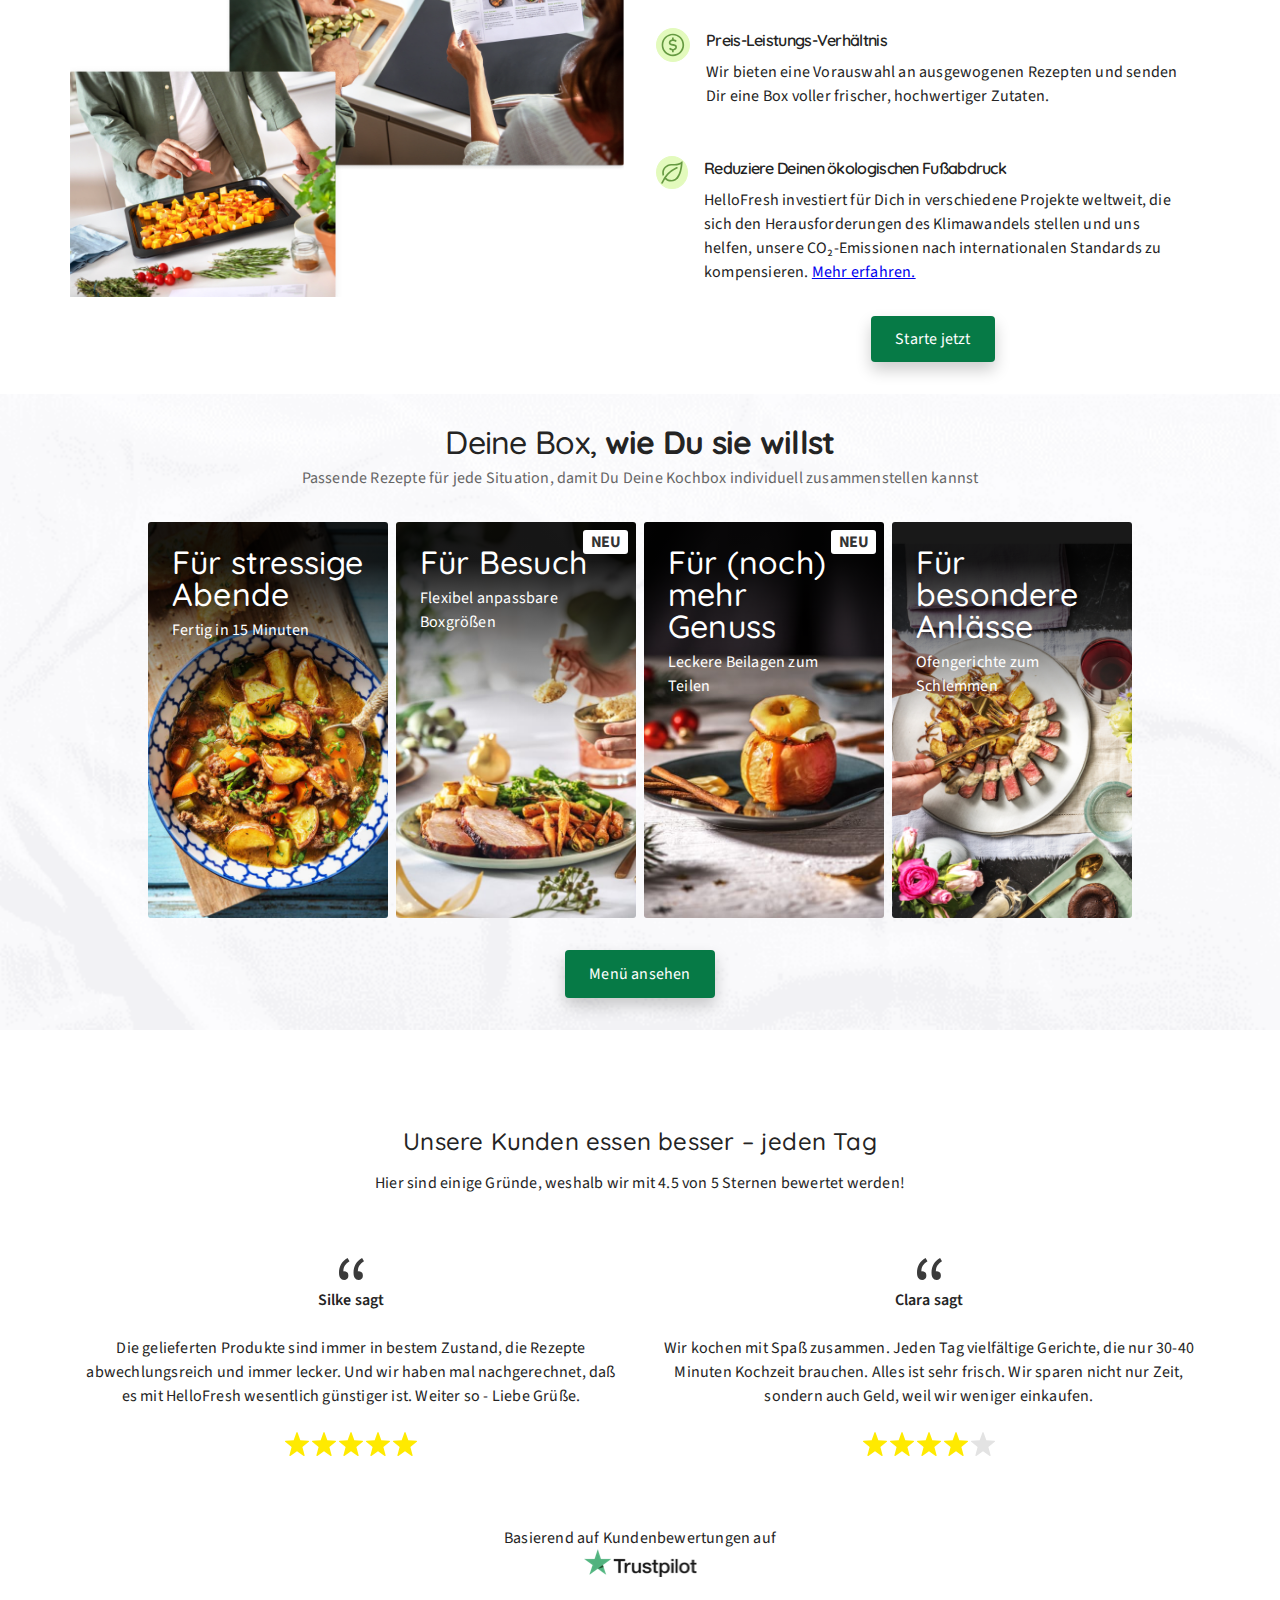
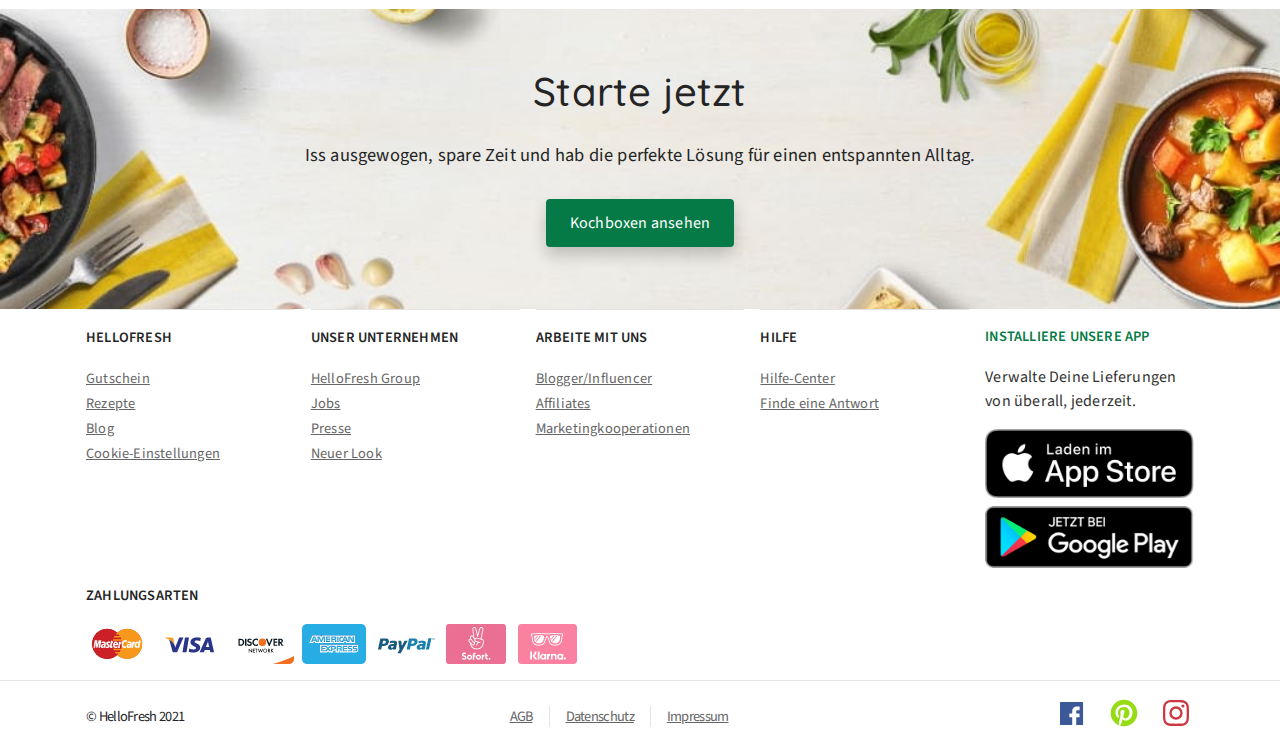
<file: hello-fresh.html>
<!DOCTYPE html>
<html lang="en">

<head>
    <meta charset="UTF-8" />
    <meta name="viewport" content="width=device-width,initial-scale=1">
    <link rel="shortcut icon" href="./favicon.ico">
    <link rel="icon" type="image/png" href="./favicon.ico" sizes="32x32">
    <link rel="apple-touch-icon" sizes="32x32" href="./favicon.ico">
    <meta name="msapplication-TileColor" content="#ffffff">
    <meta name="msapplication-TileImage" content="./favicon.ico">
    <title>HelloFresh: Deutschlands Nummer 1 Kochbox | Leckere Gerichte</title>

    <style>
        @import url('./assets/css/base.css');
        @import url('./assets/css/page.css');
        @import url('./assets/css/variables.css');
    </style>
</head>

<body class="body-grid">
    <header class="header">
        <nav class="nav">
            <ul class="nav-main">
                <li class="icon-menu">
                    <button onclick="toggleSidenav()">
                        <svg class="icon" width="20" height="15" viewBox="0 0 20 15" xmlns="http://www.w3.org/2000/svg"
                            aria-labelledby="hamburger-menu">
                            <title id="hamburger-menu">Hamburger</title>
                            <desc id="hamburger-menu">hamburger menu icon</desc>
                            <path
                                d="M0 1c0-.552.455-1 .992-1h18.016c.548 0 .992.444.992 1 0 .552-.455 1-.992 1H.992A.993.993 0 0 1 0 1zm0 6.333c0-.552.455-1 .992-1h18.016c.548 0 .992.444.992 1 0 .553-.455 1-.992 1H.992a.993.993 0 0 1-.992-1zm0 6.334c0-.553.455-1 .992-1h18.016c.548 0 .992.444.992 1 0 .552-.455 1-.992 1H.992a.993.993 0 0 1-.992-1z"
                                class="icon">
                            </path>
                        </svg>
                    </button>
                </li>
                <li class="nav-logo">
                    <a class="nav-logo-link" href="#">
                        <img class="logo" src="assets/img/hf_logo.png" alt="HelloFresh logo">
                    </a>
                </li>
                <li class="nav-container">
                    <ul class="nav-links">
                        <li><a class="link" href="#">Kochboxen</a></li>
                        <li class="nav-dropdown">
                            <div class="nav-dropdown-title">
                                <span>So funktioniert's</span>
                                <svg width="24" height="24" viewBox="0 0 24 24" class="icon arrow-down"
                                    title="So funktioniert's-arrow-down">
                                    <path
                                        d="M17.53 10.07l-5 5a.75.75 0 0 1-1.06 0l-5-5A.75.75 0 1 1 7.53 9L12 13.48 16.47 9a.75.75 0 1 1 1.06 1.06z">
                                    </path>
                                </svg>
                            </div>
                            <ul class="nav-dropdown-container">
                                <li><a href="#">So funktioniert's</a></li>
                                <li><a href="#">Nachhaltigkeit</a></li>
                                <li><a href="#">Klimaneutralität</a></li>
                                <li><a href="#">Unsere Lieferanten</a></li>
                                <li><a href="#">Thermomix</a></li>
                            </ul>
                        </li>
                        <li class="nav-dropdown">
                            <div class="nav-dropdown-title">
                                <span>Rezepte</span>
                                <svg width="24" height="24" viewBox="0 0 24 24" class="icon arrow-down"
                                    title="So funktioniert's-arrow-down">
                                    <path
                                        d="M17.53 10.07l-5 5a.75.75 0 0 1-1.06 0l-5-5A.75.75 0 1 1 7.53 9L12 13.48 16.47 9a.75.75 0 1 1 1.06 1.06z">
                                    </path>
                                </svg>
                            </div>
                            <ul class="nav-dropdown-container">
                                <li><a href="#">Aktuelles Menü</a></li>
                                <li><a href="#">Kochbuch</a></li>
                            </ul>
                        </li>
                        <li><a class="btn-secondary" href="#">Login</a></li>
                    </ul>
                </li>
            </ul>
        </nav>
        <div id="sidenav" class="sidenav">
            <a class="btn-secondary" href="#">Login</a>
            <div>
                <a class="sidenav-link" href="#">
                    <span class="icon-wrapper">
                        <svg width="24" height="24" viewBox="0 0 24 24" title="icon paper" color="black">
                            <path color="black"
                                d="M18 3.5a.5.5 0 0 1 .5.5v16a.5.5 0 0 1-.5.5H6a.5.5 0 0 1-.5-.5V4a.5.5 0 0 1 .5-.5h12M18 2H6a2 2 0 0 0-2 2v16a2 2 0 0 0 2 2h12a2 2 0 0 0 2-2V4a2 2 0 0 0-2-2zm-1.25 6a.76.76 0 0 0-.75-.75h-5.5a.75.75 0 0 0 0 1.5H16a.76.76 0 0 0 .75-.75zM8 7.25a.75.75 0 1 0 .75.75.76.76 0 0 0-.75-.75zM16.75 12a.76.76 0 0 0-.75-.75h-5.5a.75.75 0 0 0 0 1.5H16a.76.76 0 0 0 .75-.75zM8 11.25a.75.75 0 1 0 .75.75.76.76 0 0 0-.75-.75zM16.75 16a.76.76 0 0 0-.75-.75h-5.5a.75.75 0 0 0 0 1.5H16a.76.76 0 0 0 .75-.75zM8 15.25a.75.75 0 1 0 .75.75.76.76 0 0 0-.75-.75z">
                            </path>
                        </svg>
                    </span>
                    <span>Unsere Kochboxen</span>
                </a>
                <a class="sidenav-link" href="#">
                    <span class="icon-wrapper">
                        <svg width="24" height="24" viewBox="0 0 24 24" title="icon info" color="black">
                            <path color="black"
                                d="M12 3.5A8.5 8.5 0 1 1 3.5 12 8.51 8.51 0 0 1 12 3.5M12 2a10 10 0 1 0 10 10A10 10 0 0 0 12 2zm.75 15v-6a.75.75 0 0 0-1.5 0v6a.75.75 0 0 0 1.5 0zM12 6a1 1 0 1 0 1 1 1 1 0 0 0-1-1z">
                            </path>
                        </svg>
                    </span>
                    <span>So funktioniert's</span>
                </a>
                <a class="sidenav-link" href="#">
                    <span class="icon-wrapper">
                        <svg width="24" height="24" viewBox="0 0 24 24" title="icon paper" color="black">
                            <path color="black"
                                d="M18 3.5a.5.5 0 0 1 .5.5v16a.5.5 0 0 1-.5.5H6a.5.5 0 0 1-.5-.5V4a.5.5 0 0 1 .5-.5h12M18 2H6a2 2 0 0 0-2 2v16a2 2 0 0 0 2 2h12a2 2 0 0 0 2-2V4a2 2 0 0 0-2-2zm-1.25 6a.76.76 0 0 0-.75-.75h-5.5a.75.75 0 0 0 0 1.5H16a.76.76 0 0 0 .75-.75zM8 7.25a.75.75 0 1 0 .75.75.76.76 0 0 0-.75-.75zM16.75 12a.76.76 0 0 0-.75-.75h-5.5a.75.75 0 0 0 0 1.5H16a.76.76 0 0 0 .75-.75zM8 11.25a.75.75 0 1 0 .75.75.76.76 0 0 0-.75-.75zM16.75 16a.76.76 0 0 0-.75-.75h-5.5a.75.75 0 0 0 0 1.5H16a.76.76 0 0 0 .75-.75zM8 15.25a.75.75 0 1 0 .75.75.76.76 0 0 0-.75-.75z">
                            </path>
                        </svg>
                    </span>
                    <span>Unser Menü</span>
                </a>
            </div>
            <div class="border-top">
                <a class="sidenav-link" href="#">Hilfebereich</a>
                <a class="sidenav-link" href="#">Kontakt</a>
                <a class="sidenav-link" href="#">COVID-19 Updates</a>
            </div>
            <div class="border-top">
                <a class="sidenav-link" href="#">Gutschein</a>
                <a class="sidenav-link" href="#">Nachhaltigkeit</a>
            </div>
            <div class="border-top">
                <a class="sidenav-link" href="#">Klimaneutralität</a>
                <a class="sidenav-link" href="#">Unsere Lieferanten</a>
            </div>
        </div>
        <div id="overlay" class="overlay"></div>
    </header>
    <main>
        <section>
            <div id="homepage-banner" class="homepage-banner">
                <div class="flex">
                    <div class="homepage-grid-container">
                        <h1 class="headline-h1">
                            <div class="title">Wir sparen Dir</div>
                            <div class="headline-container">
                                <div>
                                    <span id="headline">Zeit</span>
                                </div>
                            </div>
                        </h1>
                        <div>
                            <span class="homepage-banner-description">Jetzt mit noch mehr Rezepten jede Woche und ab
                                3,99 € /
                                Portion</span>
                        </div>
                        <div><a class="btn-primary" href="#">Kochboxen ansehen</a></div>
                    </div>
                    <div class="scroll-to-element">
                        <a href="#how-it-works">
                            <span class="icon-push-down-wrapper">
                                <svg width="24" height="24" viewBox="0 0 24 24" class="icon-push-down">
                                    <path
                                        d="M11.875 17.792a.747.747 0 0 1-.53-.22l-8-8a.75.75 0 0 1 1.06-1.06l7.47 7.47 7.47-7.47a.75.75 0 0 1 1.06 1.06l-8 8a.747.747 0 0 1-.53.22z">
                                    </path>
                                </svg>
                            </span>
                        </a>
                    </div>
                </div>
            </div>
        </section>
        <section>
            <div id="how-it-works" class="how-it-works">
                <div class="section-1-container">
                    <h2 class="section-1-h2">So funktioniert's</h2>
                    <div class="section-1-grid">
                        <div>Wähle Deine Rezepte</div>
                        <div>
                            <span class="bullet-point">•</span>
                            <span>Grammgenaue Zutaten für weniger Abfall</span>
                        </div>
                        <div>
                            <span class="bullet-point">•</span>
                            <span>Sicher bis zur Haustür geliefert</span>
                        </div>
                    </div>
                </div>
                <div class="section-1-grid-menu">
                    <div>
                        <img src="./assets/img/hf_select_menu.jfif" alt="hf select menu">
                        <h3 class="section-1-h3">Wähle Deine Gerichte</h3>
                        <p>Auf Deinen Geschmack abgestimmte Rezepte von unseren Kochexperten</p>
                    </div>
                    <div>
                        <img src="./assets/img/hf_configure_menu.jfif" alt="hf configure menu">
                        <h3 class="section-1-h3">Stelle die perfekte Box zusammen</h3>
                        <p>Jede Woche leckere Rezepte für jeden Lebensstil und viele Extras</p>
                    </div>
                    <div class="section-1-grid-new">
                        <img src="./assets/img/hf_delivery.jfif" alt="hf delivery">
                        <span class="new-ribbon">NEU</span>
                        <h3 class="section-1-h3">Erhalte Deine Lieferung</h3>
                        <p>Einfache Planung und bequemes Abstellen der Box vor Deiner Haustür</p>
                    </div>
                    <div>
                        <img src="./assets/img/hf_fresh_ingredients.jfif" alt="hf fresh ingredients">
                        <h3 class="section-1-h3">Koche mit frischen Zutaten der Saison</h3>
                        <p>Kinderleichte Zubereitung in Deiner eigenen Küche</p>
                    </div>
                </div>
                <div class="section-1-grid-footer">
                    <a class="btn-secondary" href="#">Mehr erfahren</a>
                    <p class="subscription-pause">Du kannst jederzeit <strong>eine Lieferpause</strong> einlegen oder
                        kündigen</p>
                </div>
            </div>
        </section>
        <section>
            <div class="section-2-grid-container">
                <div class="section-2-headline-wrapper">
                    <h2 class="section-h2">Gut für <strong>Dich</strong>,
                        <br>den <strong>Planeten</strong>
                        <br>und deinen <strong>Geldbeutel</strong>
                    </h2>
                </div>
                <div>
                    <img src="assets/img/hf_good_for_you.png" alt="hf good for you">
                </div>
                <div>
                    <div>
                        <ul class="section-2-ul">
                            <li>
                                <div class="section-2-icon-wrapper">
                                    <img class="icon-svg" src="./assets/img/cloche-clock.svg" alt="hf clock">
                                </div>
                                <div>
                                    <h3 class="section-2-h3">Zeitersparnis</h3>
                                    <p>
                                        Wir liefern Dir alles, was Du für die Zubereitung eines leckeren Abendessens
                                        brauchst, und sparen Dir Zeit im Supermarkt!
                                    </p>
                                </div>
                            </li>
                            <li>
                                <div class="section-2-icon-wrapper">
                                    <img class="icon-svg" src="./assets/img/coin.svg" alt="hf coin">
                                </div>
                                <div>
                                    <h3 class="section-2-h3">Preis-Leistungs-Verhältnis</h3>
                                    <p>
                                        Wir bieten eine Vorauswahl an ausgewogenen Rezepten und senden Dir eine Box
                                        voller
                                        frischer, hochwertiger Zutaten.
                                    </p>
                                </div>
                            </li>
                            <li>
                                <div class="section-2-icon-wrapper">
                                    <img class="icon-svg" src="./assets/img/leaf.svg" alt="hf leaf">
                                </div>
                                <div>
                                    <h3 class="section-2-h3">Reduziere Deinen ökologischen Fußabdruck</h3>
                                    <p>
                                        HelloFresh investiert für Dich in verschiedene Projekte weltweit, die sich den
                                        Herausforderungen des Klimawandels stellen und uns helfen, unsere CO₂-Emissionen
                                        nach internationalen Standards zu kompensieren.
                                        <a href="#">Mehr erfahren.</a>
                                    </p>
                                </div>
                            </li>
                        </ul>
                    </div>
                    <a class="section-2-cta btn-primary" href="#">Starte jetzt</a>
                </div>
            </div>
        </section>
        <section>
            <div class="section-3-grid-container">
                <div class="section-3-header">
                    <h2 class="section-3-title">Deine Box, <strong>wie Du sie willst</strong></h2>
                    <p class="section-3-subtitle">Passende Rezepte für jede Situation, damit Du Deine Kochbox
                        individuell zusammenstellen kannst
                    </p>
                </div>
                <div class="section-3-menu-wrapper">
                    <div class="section-3-grid-menu">
                        <div class="section-3-menu-image section-3-menu-1">
                            <h3 class="section-3-h3">Für stressige Abende</h3>
                            <p class="section-3-p">Fertig in 15 Minuten</p>
                        </div>
                        <div class="section-3-menu-image section-3-menu-2">
                            <span class="new-ribbon">NEU</span>
                            <h3 class="section-3-h3">Für Besuch</h3>
                            <p class="section-3-p">Flexibel anpassbare Boxgrößen</p>
                        </div>
                        <div class="section-3-menu-image section-3-menu-3">
                            <span class="new-ribbon">NEU</span>
                            <h3 class="section-3-h3">Für (noch) mehr Genuss</h3>
                            <p class="section-3-p">Leckere Beilagen zum Teilen</p>
                        </div>
                        <div class="section-3-menu-image section-3-menu-4">
                            <h3 class="section-3-h3">Für besondere Anlässe</h3>
                            <p class="section-3-p">Ofengerichte zum Schlemmen</p>
                        </div>
                    </div>
                </div>
                <div>
                    <a class="btn-primary" href="#">Menü ansehen</a>
                </div>
            </div>
        </section>
        <section>
            <div class="section-4-grid-container">
                <div class="section-4-header">
                    <h2 class="section-4-title">Unsere Kunden essen besser – jeden Tag</h2>
                    <p class="section-4-subheader">Hier sind einige Gründe, weshalb wir mit 4.5 von 5 Sternen bewertet
                        werden!</p>
                </div>
                <div class="section-4-content">
                    <div class="section-4-item">
                        <div>
                            <img class="section-4-item-img" src="assets/img/quote.svg" alt="hf quote">
                            <p class="section-4-testimonial-name">Silke sagt</p>
                        </div>
                        <div>
                            <p>Die gelieferten Produkte sind immer in bestem Zustand, die Rezepte abwechlungsreich und
                                immer lecker. Und wir haben mal nachgerechnet, daß es mit HelloFresh wesentlich
                                günstiger ist. Weiter so - Liebe Grüße.</p>
                        </div>
                        <div>
                            <svg width="24" height="24" viewBox="0 0 24 24" class="section-4-item-star-full-svg">
                                <path
                                    d="M12 19.18l-6.678 4.71a.595.595 0 0 1-.904-.285.603.603 0 0 1-.015-.361L6.6 15.04.217 9.74a.6.6 0 0 1 .356-1.063l8.09-.33L11.436.401A.6.6 0 0 1 11.999 0a.595.595 0 0 1 .564.402l2.774 7.943 8.09.331a.596.596 0 0 1 .542.409.604.604 0 0 1-.186.654L17.4 15.04l2.198 8.203a.603.603 0 0 1-.235.648.594.594 0 0 1-.685 0L12 19.18z">
                                </path>
                            </svg>
                            <svg width="24" height="24" viewBox="0 0 24 24" class="section-4-item-star-full-svg">
                                <path
                                    d="M12 19.18l-6.678 4.71a.595.595 0 0 1-.904-.285.603.603 0 0 1-.015-.361L6.6 15.04.217 9.74a.6.6 0 0 1 .356-1.063l8.09-.33L11.436.401A.6.6 0 0 1 11.999 0a.595.595 0 0 1 .564.402l2.774 7.943 8.09.331a.596.596 0 0 1 .542.409.604.604 0 0 1-.186.654L17.4 15.04l2.198 8.203a.603.603 0 0 1-.235.648.594.594 0 0 1-.685 0L12 19.18z">
                                </path>
                            </svg>
                            <svg width="24" height="24" viewBox="0 0 24 24" class="section-4-item-star-full-svg">
                                <path
                                    d="M12 19.18l-6.678 4.71a.595.595 0 0 1-.904-.285.603.603 0 0 1-.015-.361L6.6 15.04.217 9.74a.6.6 0 0 1 .356-1.063l8.09-.33L11.436.401A.6.6 0 0 1 11.999 0a.595.595 0 0 1 .564.402l2.774 7.943 8.09.331a.596.596 0 0 1 .542.409.604.604 0 0 1-.186.654L17.4 15.04l2.198 8.203a.603.603 0 0 1-.235.648.594.594 0 0 1-.685 0L12 19.18z">
                                </path>
                            </svg>
                            <svg width="24" height="24" viewBox="0 0 24 24" class="section-4-item-star-full-svg">
                                <path
                                    d="M12 19.18l-6.678 4.71a.595.595 0 0 1-.904-.285.603.603 0 0 1-.015-.361L6.6 15.04.217 9.74a.6.6 0 0 1 .356-1.063l8.09-.33L11.436.401A.6.6 0 0 1 11.999 0a.595.595 0 0 1 .564.402l2.774 7.943 8.09.331a.596.596 0 0 1 .542.409.604.604 0 0 1-.186.654L17.4 15.04l2.198 8.203a.603.603 0 0 1-.235.648.594.594 0 0 1-.685 0L12 19.18z">
                                </path>
                            </svg>
                            <svg width="24" height="24" viewBox="0 0 24 24" class="section-4-item-star-full-svg">
                                <path
                                    d="M12 19.18l-6.678 4.71a.595.595 0 0 1-.904-.285.603.603 0 0 1-.015-.361L6.6 15.04.217 9.74a.6.6 0 0 1 .356-1.063l8.09-.33L11.436.401A.6.6 0 0 1 11.999 0a.595.595 0 0 1 .564.402l2.774 7.943 8.09.331a.596.596 0 0 1 .542.409.604.604 0 0 1-.186.654L17.4 15.04l2.198 8.203a.603.603 0 0 1-.235.648.594.594 0 0 1-.685 0L12 19.18z">
                                </path>
                            </svg>
                        </div>
                    </div>
                    <div class="section-4-item">
                        <div>
                            <img class="section-4-item-img" src="assets/img/quote.svg" alt="hf quote">
                            <p class="section-4-testimonial-name">Clara sagt</p>
                        </div>
                        <div>
                            <p>Wir kochen mit Spaß zusammen. Jeden Tag vielfältige Gerichte, die nur 30-40 Minuten
                                Kochzeit brauchen. Alles ist sehr frisch. Wir sparen nicht nur Zeit, sondern auch Geld,
                                weil wir weniger einkaufen.</p>
                        </div>
                        <div>
                            <svg width="24" height="24" viewBox="0 0 24 24" class="section-4-item-star-full-svg">
                                <path
                                    d="M12 19.18l-6.678 4.71a.595.595 0 0 1-.904-.285.603.603 0 0 1-.015-.361L6.6 15.04.217 9.74a.6.6 0 0 1 .356-1.063l8.09-.33L11.436.401A.6.6 0 0 1 11.999 0a.595.595 0 0 1 .564.402l2.774 7.943 8.09.331a.596.596 0 0 1 .542.409.604.604 0 0 1-.186.654L17.4 15.04l2.198 8.203a.603.603 0 0 1-.235.648.594.594 0 0 1-.685 0L12 19.18z">
                                </path>
                            </svg>
                            <svg width="24" height="24" viewBox="0 0 24 24" class="section-4-item-star-full-svg">
                                <path
                                    d="M12 19.18l-6.678 4.71a.595.595 0 0 1-.904-.285.603.603 0 0 1-.015-.361L6.6 15.04.217 9.74a.6.6 0 0 1 .356-1.063l8.09-.33L11.436.401A.6.6 0 0 1 11.999 0a.595.595 0 0 1 .564.402l2.774 7.943 8.09.331a.596.596 0 0 1 .542.409.604.604 0 0 1-.186.654L17.4 15.04l2.198 8.203a.603.603 0 0 1-.235.648.594.594 0 0 1-.685 0L12 19.18z">
                                </path>
                            </svg>
                            <svg width="24" height="24" viewBox="0 0 24 24" class="section-4-item-star-full-svg">
                                <path
                                    d="M12 19.18l-6.678 4.71a.595.595 0 0 1-.904-.285.603.603 0 0 1-.015-.361L6.6 15.04.217 9.74a.6.6 0 0 1 .356-1.063l8.09-.33L11.436.401A.6.6 0 0 1 11.999 0a.595.595 0 0 1 .564.402l2.774 7.943 8.09.331a.596.596 0 0 1 .542.409.604.604 0 0 1-.186.654L17.4 15.04l2.198 8.203a.603.603 0 0 1-.235.648.594.594 0 0 1-.685 0L12 19.18z">
                                </path>
                            </svg>
                            <svg width="24" height="24" viewBox="0 0 24 24" class="section-4-item-star-full-svg">
                                <path
                                    d="M12 19.18l-6.678 4.71a.595.595 0 0 1-.904-.285.603.603 0 0 1-.015-.361L6.6 15.04.217 9.74a.6.6 0 0 1 .356-1.063l8.09-.33L11.436.401A.6.6 0 0 1 11.999 0a.595.595 0 0 1 .564.402l2.774 7.943 8.09.331a.596.596 0 0 1 .542.409.604.604 0 0 1-.186.654L17.4 15.04l2.198 8.203a.603.603 0 0 1-.235.648.594.594 0 0 1-.685 0L12 19.18z">
                                </path>
                            </svg>
                            <svg width="24" height="24" viewBox="0 0 24 24" class="section-4-item-star-empty-svg">
                                <path
                                    d="M12 19.18l-6.678 4.71a.595.595 0 0 1-.904-.285.603.603 0 0 1-.015-.361L6.6 15.04.217 9.74a.6.6 0 0 1 .356-1.063l8.09-.33L11.436.401A.6.6 0 0 1 11.999 0a.595.595 0 0 1 .564.402l2.774 7.943 8.09.331a.596.596 0 0 1 .542.409.604.604 0 0 1-.186.654L17.4 15.04l2.198 8.203a.603.603 0 0 1-.235.648.594.594 0 0 1-.685 0L12 19.18z">
                                </path>
                            </svg>
                        </div>
                    </div>
                </div>
                <div class="section-4-footer">
                    <span>Basierend auf Kundenbewertungen auf</span>
                    <img src="./assets/img/trustpilot-logo.png" alt="trustpilot">
                </div>
            </div>
        </section>
        <section>
            <div class="section-5-container-flex">
                <div class="section-5-container-box-flex">
                    <div>
                        <h2 class="section-5-title">Starte jetzt</h2>
                    </div>
                    <p class="section-5-subheader">Iss ausgewogen, spare Zeit und hab die perfekte Lösung für einen
                        entspannten Alltag.</p>
                    <div>
                        <a class="btn-primary" href="#">Kochboxen ansehen</a>
                    </div>
                </div>
            </div>
        </section>
    </main>
    <footer>
        <div class="footer-container">
            <div class="footer-grid-container">
                <div>
                    <ul class="footer-dropdown-grid">
                        <li class="footer-install-app-wrapper">
                            <div class="footer-install-app">
                                <a id="get-the-app" class="btn-secondary" href="#">App herunterladen</a>
                                <p class="footer-install-app-description">Verwalte Deine Lieferungen von überall,
                                    jederzeit.</p>
                                <ul class="footer-install-app-images">
                                    <li><img src="./assets/img/appstore-badge-de.png" alt="appstore apple"></li>
                                    <li><img src="./assets/img/playstore-badge-de.png" alt="playstore android"></li>
                                </ul>
                            </div>
                        </li>
                        <li class="footer-dropdown-grid-item">
                            <div class="footer-dropdown-title">
                                <span>HelloFresh</span>
                                <span class="footer-dropdown-icon">
                                    <svg class="footer-svg-plus" width="18" height="18" viewBox="0 0 24 24"
                                        xmlns="http://www.w3.org/2000/svg" aria-labelledby="plus-icon">
                                        <g fill="none" fill-rule="evenodd">
                                            <path
                                                d="M13.235 13.235v6.918a1.235 1.235 0 0 1-2.47 0v-6.918H3.847a1.235 1.235 0 1 1 0-2.47h6.918V3.847a1.235 1.235 0 0 1 2.47 0v6.918h6.918a1.235 1.235 0 0 1 0 2.47h-6.918z"
                                                fill="#067A46"></path>
                                            <path d="M0 0h24v24H0z"></path>
                                        </g>
                                    </svg>
                                    <svg class="footer-svg-minus" width="18" height="18" viewBox="0 0 24 24"
                                        xmlns="http://www.w3.org/2000/svg" aria-labelledby="minus-icon">
                                        <g fill="none" fill-rule="evenodd">
                                            <rect x="0" y="0" width="24" height="24"></rect>
                                            <polygon fill="#067A46" points="6 11 6 13 18 13 18 11"></polygon>
                                        </g>
                                    </svg>
                                </span>
                            </div>
                            <div class="footer-dropdown-content">
                                <ul>
                                    <li><a href="#">Gutschein</a></li>
                                    <li><a href="#">Rezepte</a></li>
                                    <li><a href="#">Blog</a></li>
                                    <li><a href="#">Cookie-Einstellungen</a></li>
                                </ul>
                            </div>
                        </li>
                        <li class="footer-dropdown-grid-item">
                            <div class="footer-dropdown-title">
                                <span>Unser Unternehmen</span>
                                <span class="footer-dropdown-icon">
                                    <svg class="footer-svg-plus" width="18" height="18" viewBox="0 0 24 24"
                                        xmlns="http://www.w3.org/2000/svg" aria-labelledby="plus-icon">
                                        <g fill="none" fill-rule="evenodd">
                                            <path
                                                d="M13.235 13.235v6.918a1.235 1.235 0 0 1-2.47 0v-6.918H3.847a1.235 1.235 0 1 1 0-2.47h6.918V3.847a1.235 1.235 0 0 1 2.47 0v6.918h6.918a1.235 1.235 0 0 1 0 2.47h-6.918z"
                                                fill="#067A46"></path>
                                            <path d="M0 0h24v24H0z"></path>
                                        </g>
                                    </svg>
                                    <svg class="footer-svg-minus" width="18" height="18" viewBox="0 0 24 24"
                                        xmlns="http://www.w3.org/2000/svg" aria-labelledby="minus-icon">
                                        <g fill="none" fill-rule="evenodd">
                                            <rect x="0" y="0" width="24" height="24"></rect>
                                            <polygon fill="#067A46" points="6 11 6 13 18 13 18 11"></polygon>
                                        </g>
                                    </svg>
                                </span>
                            </div>
                            <div class="footer-dropdown-content">
                                <ul>
                                    <li><a href="#">HelloFresh Group</a></li>
                                    <li><a href="#">Jobs</a></li>
                                    <li><a href="#">Presse</a></li>
                                    <li><a href="#">Neuer Look</a></li>
                                </ul>
                            </div>
                        </li>
                        <li class="footer-dropdown-grid-item">
                            <div class="footer-dropdown-title">
                                <span>Arbeite mit uns</span>
                                <span class="footer-dropdown-icon">
                                    <svg class="footer-svg-plus" width="18" height="18" viewBox="0 0 24 24"
                                        xmlns="http://www.w3.org/2000/svg" aria-labelledby="plus-icon">
                                        <g fill="none" fill-rule="evenodd">
                                            <path
                                                d="M13.235 13.235v6.918a1.235 1.235 0 0 1-2.47 0v-6.918H3.847a1.235 1.235 0 1 1 0-2.47h6.918V3.847a1.235 1.235 0 0 1 2.47 0v6.918h6.918a1.235 1.235 0 0 1 0 2.47h-6.918z"
                                                fill="#067A46"></path>
                                            <path d="M0 0h24v24H0z"></path>
                                        </g>
                                    </svg>
                                    <svg class="footer-svg-minus" width="18" height="18" viewBox="0 0 24 24"
                                        xmlns="http://www.w3.org/2000/svg" aria-labelledby="minus-icon">
                                        <g fill="none" fill-rule="evenodd">
                                            <rect x="0" y="0" width="24" height="24"></rect>
                                            <polygon fill="#067A46" points="6 11 6 13 18 13 18 11"></polygon>
                                        </g>
                                    </svg>
                                </span>
                            </div>
                            <div class="footer-dropdown-content">
                                <ul>
                                    <li><a href="#">Blogger/Influencer</a></li>
                                    <li><a href="#">Affiliates</a></li>
                                    <li><a href="#">Marketingkooperationen</a></li>
                                </ul>
                            </div>
                        </li>
                        <li class="footer-dropdown-grid-item">
                            <div class="footer-dropdown-title">
                                <span>Hilfe</span>
                                <span class="footer-dropdown-icon">
                                    <svg class="footer-svg-plus" width="18" height="18" viewBox="0 0 24 24"
                                        xmlns="http://www.w3.org/2000/svg" aria-labelledby="plus-icon">
                                        <g fill="none" fill-rule="evenodd">
                                            <path
                                                d="M13.235 13.235v6.918a1.235 1.235 0 0 1-2.47 0v-6.918H3.847a1.235 1.235 0 1 1 0-2.47h6.918V3.847a1.235 1.235 0 0 1 2.47 0v6.918h6.918a1.235 1.235 0 0 1 0 2.47h-6.918z"
                                                fill="#067A46"></path>
                                            <path d="M0 0h24v24H0z"></path>
                                        </g>
                                    </svg>
                                    <svg class="footer-svg-minus" width="18" height="18" viewBox="0 0 24 24"
                                        xmlns="http://www.w3.org/2000/svg" aria-labelledby="minus-icon">
                                        <g fill="none" fill-rule="evenodd">
                                            <rect x="0" y="0" width="24" height="24"></rect>
                                            <polygon fill="#067A46" points="6 11 6 13 18 13 18 11"></polygon>
                                        </g>
                                    </svg>
                                </span>
                            </div>
                            <div class="footer-dropdown-content">
                                <ul>
                                    <li><a href="#">Hilfe-Center</a></li>
                                    <li><a href="#">Finde eine Antwort</a></li>
                                </ul>
                            </div>
                        </li>
                    </ul>
                </div>
                <div class="footer-payments border-top">
                    <span class="footer-payments-title">Zahlungsarten</span>
                    <ul class="footer-payments-grid">
                        <li><img src="./assets/img/mastercard.webp" alt="mastercard"></li>
                        <li><img src="./assets/img/visa.webp" alt="visa"></li>
                        <li><img src="./assets/img/discovernet.webp" alt="discovernet"></li>
                        <li><img src="./assets/img/americanexpress.webp" alt="americanexpress"></li>
                        <li><img src="./assets/img/paypal.webp" alt="paypal"></li>
                        <li><img src="./assets/img/sofort.webp" alt="sofort"></li>
                        <li><img src="./assets/img/klarna.webp" alt="klarna"></li>
                    </ul>
                </div>
            </div>
            <div class="border-top">
                <div class="footer-business-grid-container">
                    <div class="footer-social-media">
                        <ul class="footer-social-media-grid">
                            <li>
                                <svg width="24" height="23.04" viewBox="0 0 25 24" xmlns="http://www.w3.org/2000/svg"
                                    aria-labelledby="facebook">
                                    <path
                                        d="M.504 0A.504.504 0 0 0 0 .503v22.992c0 .278.226.504.504.504h12.232v-8.02h-2.581a.403.403 0 0 1-.404-.403v-3.25c0-.223.18-.404.404-.404h2.582V9.678c0-2.956 1.864-4.867 4.748-4.867l2.569.005c.222 0 .403.18.403.403v3.018c0 .223-.18.404-.404.404h-1.73c-1.192 0-1.41.465-1.41 1.379v1.902h3.02a.404.404 0 0 1 .403.403v3.252c0 .222-.181.403-.405.403h-3.018V24h6.614a.504.504 0 0 0 .504-.503V.503A.503.503 0 0 0 23.527 0H.504z"
                                        fill="#3b5998" fill-rule="evenodd"></path>
                                </svg>
                            </li>
                            <li>
                                <svg width="32" height="32" viewBox="0 0 24 24" xmlns="http://www.w3.org/2000/svg"
                                    aria-labelledby="pinterest">
                                    <g fill="none" fill-rule="evenodd">
                                        <path fill="#96DC14"
                                            d="M12 2C6.477 2 2 6.477 2 12c0 4.237 2.636 7.855 6.356 9.312-.088-.791-.167-2.005.034-2.868.182-.78 1.173-4.971 1.173-4.971s-.299-.6-.299-1.485c0-1.39.806-2.428 1.81-2.428.853 0 1.265.64 1.265 1.408 0 .858-.547 2.141-.829 3.33-.235.995.5 1.807 1.481 1.807 1.777 0 3.144-1.875 3.144-4.58 0-2.394-1.72-4.068-4.177-4.068-2.845 0-4.515 2.134-4.515 4.34 0 .859.33 1.781.744 2.282a.299.299 0 0 1 .07.287c-.077.316-.246.995-.279 1.134-.043.183-.145.222-.334.134-1.25-.582-2.03-2.408-2.03-3.874 0-3.155 2.292-6.052 6.608-6.052 3.468 0 6.164 2.472 6.164 5.776 0 3.446-2.173 6.22-5.189 6.22-1.013 0-1.966-.527-2.292-1.149l-.623 2.377c-.226.87-.835 1.958-1.243 2.622.936.29 1.93.446 2.961.446 5.523 0 10-4.477 10-10S17.523 2 12 2">
                                        </path>
                                    </g>
                                </svg>
                            </li>
                            <li>
                                <svg class="fela-1rtnddl" width="26" height="26" viewBox="0 0 24 24"
                                    xmlns="http://www.w3.org/2000/svg" aria-labelledby="instagram">
                                    <g fill="#CB3842" fill-rule="evenodd">
                                        <path
                                            d="M12 0C8.74 0 8.332.015 7.053.072 5.775.132 4.905.333 4.14.63a5.861 5.861 0 0 0-2.125 1.385A5.83 5.83 0 0 0 .63 4.14c-.297.765-.5 1.635-.558 2.913C.012 8.333 0 8.741 0 12c0 3.26.015 3.668.072 4.947.06 1.278.261 2.15.558 2.913.306.789.717 1.46 1.385 2.125A5.83 5.83 0 0 0 4.14 23.37c.765.297 1.635.5 2.913.558 1.28.06 1.688.072 4.947.072 3.26 0 3.668-.015 4.947-.072 1.278-.06 2.15-.261 2.913-.558a5.861 5.861 0 0 0 2.125-1.385 5.83 5.83 0 0 0 1.385-2.125c.297-.765.5-1.635.558-2.913.06-1.28.072-1.688.072-4.947 0-3.26-.015-3.668-.072-4.947-.06-1.278-.261-2.15-.558-2.913a5.861 5.861 0 0 0-1.385-2.125A5.83 5.83 0 0 0 19.86.63c-.765-.297-1.635-.5-2.913-.558C15.667.012 15.259 0 12 0zm0 2.16c3.204 0 3.585.015 4.85.072 1.17.054 1.804.249 2.227.414.561.218.96.477 1.38.897.42.42.68.819.897 1.38.165.423.36 1.058.414 2.228.057 1.265.07 1.645.07 4.849s-.015 3.585-.075 4.85c-.06 1.17-.255 1.804-.42 2.227a3.81 3.81 0 0 1-.9 1.38c-.42.42-.825.68-1.38.897-.42.165-1.064.36-2.235.414-1.274.057-1.65.07-4.86.07-3.21 0-3.585-.015-4.86-.075-1.17-.06-1.814-.255-2.234-.42-.57-.224-.96-.48-1.38-.9-.42-.42-.69-.825-.9-1.38-.165-.42-.36-1.064-.42-2.235-.046-1.26-.06-1.65-.06-4.845 0-3.194.014-3.585.06-4.86.06-1.17.255-1.814.42-2.235.21-.57.48-.96.9-1.38.42-.42.81-.69 1.38-.9.42-.165 1.05-.36 2.22-.42 1.274-.045 1.65-.06 4.86-.06L12 2.16zm0 3.678a6.162 6.162 0 1 0 0 12.324 6.162 6.162 0 1 0 0-12.324zM12 16a4 4 0 1 1 0-8 4 4 0 0 1 0 8zm7.845-10.405a1.44 1.44 0 1 1-2.88 0 1.44 1.44 0 0 1 2.88 0z">
                                        </path>
                                    </g>
                                </svg>
                            </li>
                        </ul>
                    </div>
                    <div class="footer-business-container">
                        <ul class="footer-business-information">
                            <li><a class="footer-information-link" href="#">AGB</a></li>
                            <li><a class="footer-information-link" href="#">Datenschutz</a></li>
                            <li><a class="footer-information-link" href="#">Impressum</a></li>
                        </ul>
                    </div>
                    <div class="footer-business-copyright">&#169; HelloFresh 2021</div>
                </div>
            </div>
        </div>
    </footer>
    <script src="./assets/js/page.js"></script>
    <script src="./assets/js/typewriter.js"></script>
</body>

</html>
</file>
